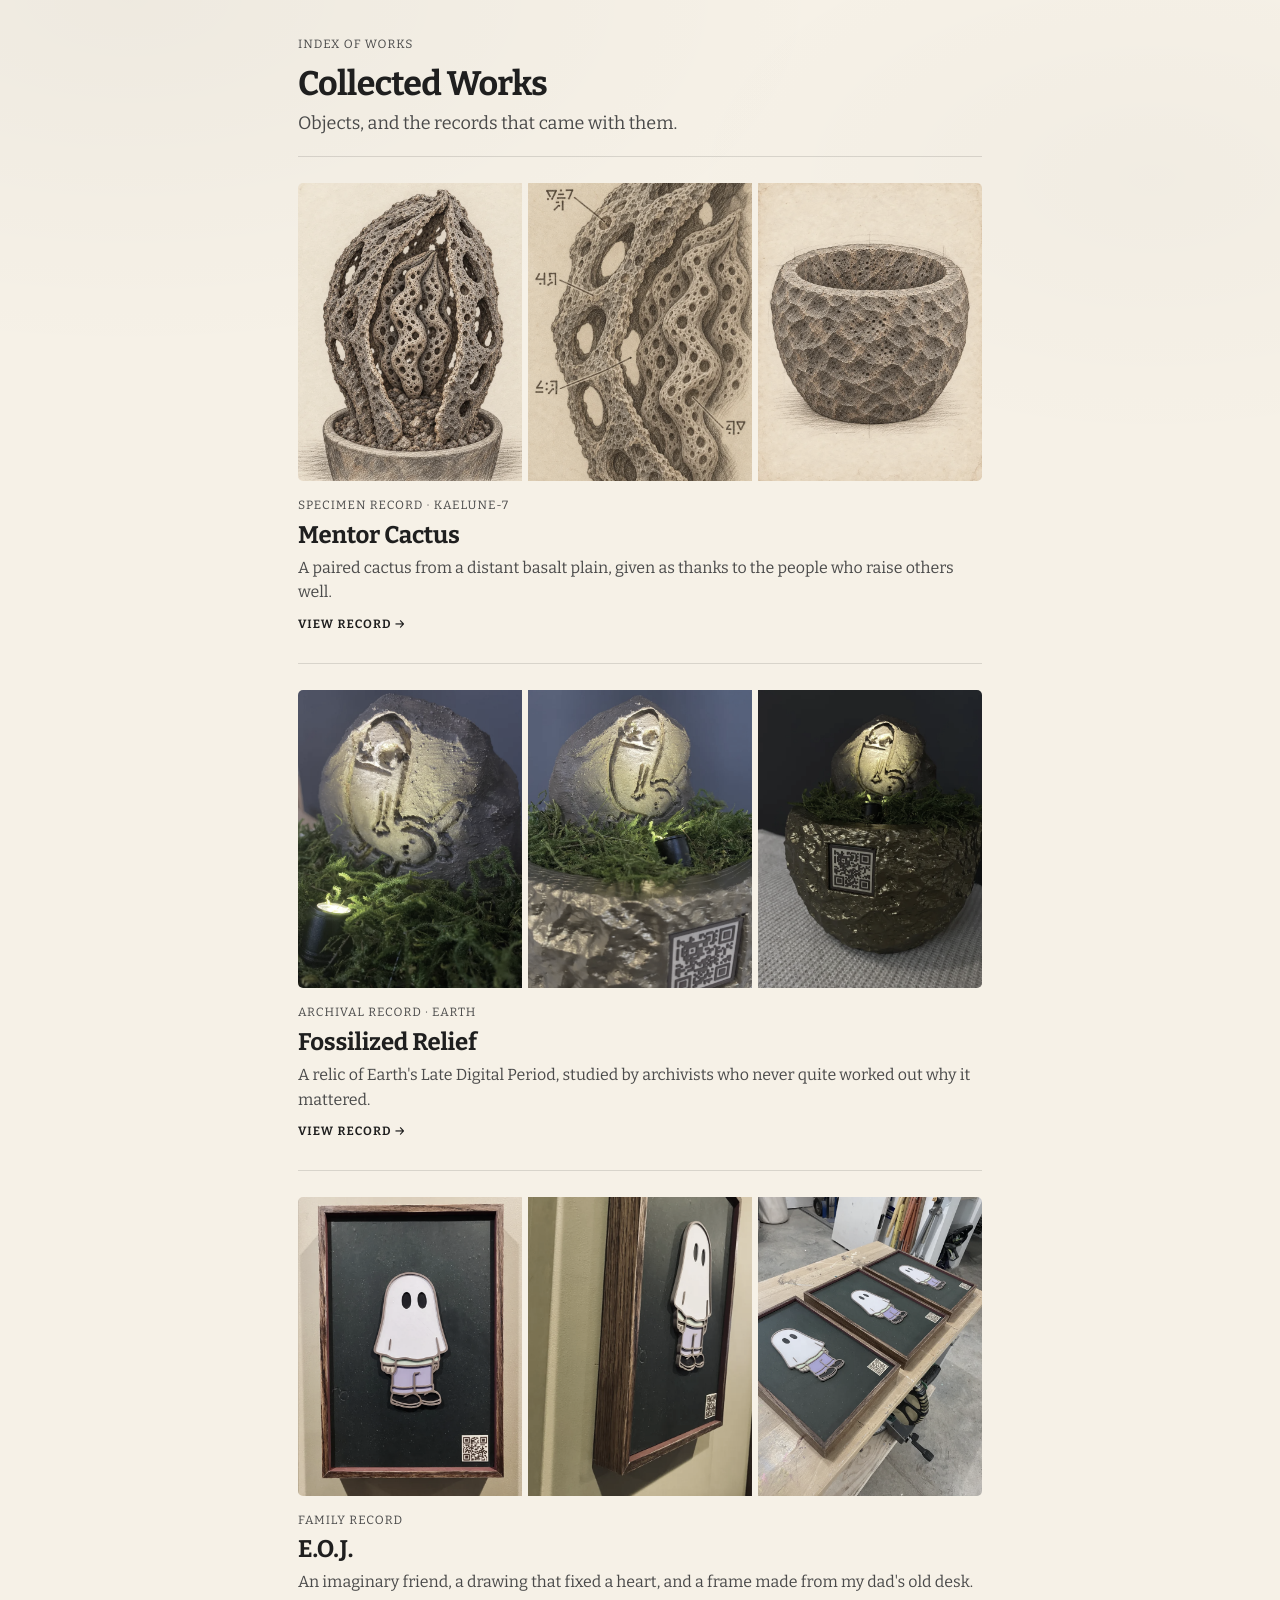
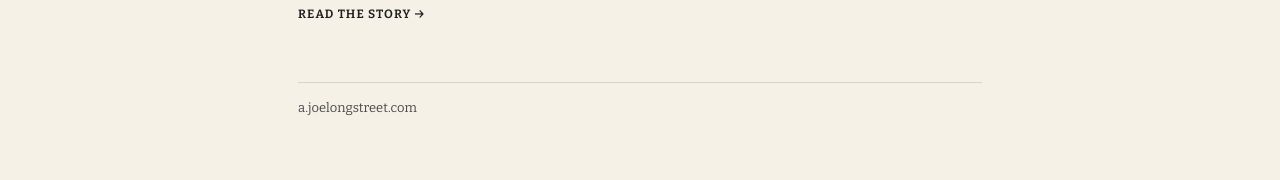
<file: index.html>
<!doctype html>
<html lang="en">
  <head>
    <meta charset="UTF-8" />
    <meta name="viewport" content="width=device-width, initial-scale=1" />
    <title>Collected Works</title>

    <link rel="preconnect" href="https://fonts.googleapis.com" />
    <link rel="preconnect" href="https://fonts.gstatic.com" crossorigin />
    <link
      href="https://fonts.googleapis.com/css2?family=Bitter:ital,wght@0,300..900;1,300..900&display=swap"
      rel="stylesheet"
    />

    <link rel="stylesheet" href="assets/style.css" />
    <style>
      .works {
        list-style: none;
        margin: 0;
        padding: 0;
      }

      .work {
        padding: 26px 0 28px;
        border-bottom: 1px solid var(--rule);
      }
      .works {
        margin-top: 18px;
        border-top: 1px solid var(--rule);
      }

      .work:last-child {
        border-bottom: 0;
      }

      .work a {
        display: block;
        color: inherit;
        text-decoration: none;
      }

      .strip {
        display: grid;
        grid-template-columns: repeat(3, minmax(0, 1fr));
        gap: 6px;
        border-radius: 5px;
        overflow: hidden;
      }

      .strip img {
        width: 100%;
        aspect-ratio: 3 / 4;
        object-fit: cover;
        display: block;
        filter: grayscale(0.5);
        transition: filter 400ms ease;
      }

      @media (max-width: 520px) {
        .strip {
          grid-template-columns: 1fr;
          gap: 8px;
          border-radius: 0;
        }
        .strip img {
          aspect-ratio: 4 / 5;
          border-radius: 5px;
        }
      }

      .work a:hover .strip img,
      .work a:focus-visible .strip img {
        filter: grayscale(0);
      }

      .work .kicker {
        margin-top: 16px;
      }

      .work h2 {
        margin: 6px 0 6px;
        font-size: 24px;
        letter-spacing: -0.01em;
        line-height: 1.2;
      }

      .work p {
        color: var(--muted);
        margin: 0 0 10px;
      }

      .more {
        font-size: 12px;
        font-weight: 650;
        letter-spacing: 0.09em;
        text-transform: uppercase;
      }
      .more span {
        display: inline-block;
        transition: transform 200ms ease;
      }
      .work a:hover .more span {
        transform: translateX(4px);
      }

      .work a:focus-visible {
        outline: 2px solid var(--ink);
        outline-offset: 6px;
        border-radius: 3px;
      }
    </style>
  </head>

  <body>
    <main class="wrap">
      <header>
        <div class="kicker">Index of works</div>
        <h1>Collected Works</h1>
        <div class="latin">
          Objects, and the records that came with them.
        </div>
      </header>

      <ul class="works">
        <li class="work">
          <a href="CACTUS/">
            <div class="strip">
              <img src="assets/home/cactus_1.webp" alt="Mentor cactus, mature form" loading="lazy" />
              <img src="assets/home/cactus_2.webp" alt="Rib detail of the cactus" loading="lazy" />
              <img src="assets/home/cactus_3.webp" alt="Ribbed cultivation vessel" loading="lazy" />
            </div>
            <div class="kicker">Specimen record · Kaelune-7</div>
            <h2>Mentor Cactus</h2>
            <p>
              A paired cactus from a distant basalt plain, given as thanks to
              the people who raise others well.
            </p>
            <div class="more">View record <span>→</span></div>
          </a>
        </li>

        <li class="work">
          <a href="DICK-BUTT/">
            <div class="strip">
              <img src="assets/home/dick_butt_1.webp" alt="Carved stone relief lit among moss" loading="lazy" />
              <img src="assets/home/dick_butt_2.webp" alt="Relief stone set in a gold planter" loading="lazy" />
              <img src="assets/home/dick_butt_3.webp" alt="Finished piece with its archive tag" loading="lazy" />
            </div>
            <div class="kicker">Archival record · Earth</div>
            <h2>Fossilized Relief</h2>
            <p>
              A relic of Earth's Late Digital Period, studied by archivists who
              never quite worked out why it mattered.
            </p>
            <div class="more">View record <span>→</span></div>
          </a>
        </li>

        <li class="work">
          <a href="EOJ/">
            <div class="strip">
              <img src="assets/home/eoj_1.webp" alt="Framed E.O.J. hanging on a wall" loading="lazy" />
              <img src="assets/home/eoj_2.webp" alt="Side view of the frame" loading="lazy" />
              <img src="assets/home/eoj_3.webp" alt="Three finished frames on a workbench" loading="lazy" />
            </div>
            <div class="kicker">Family record</div>
            <h2>E.O.J.</h2>
            <p>
              An imaginary friend, a drawing that fixed a heart, and a frame
              made from my dad's old desk.
            </p>
            <div class="more">Read the story <span>→</span></div>
          </a>
        </li>
      </ul>

      <footer>
        <div>a.joelongstreet.com</div>
      </footer>
    </main>
  </body>
</html>
</file>
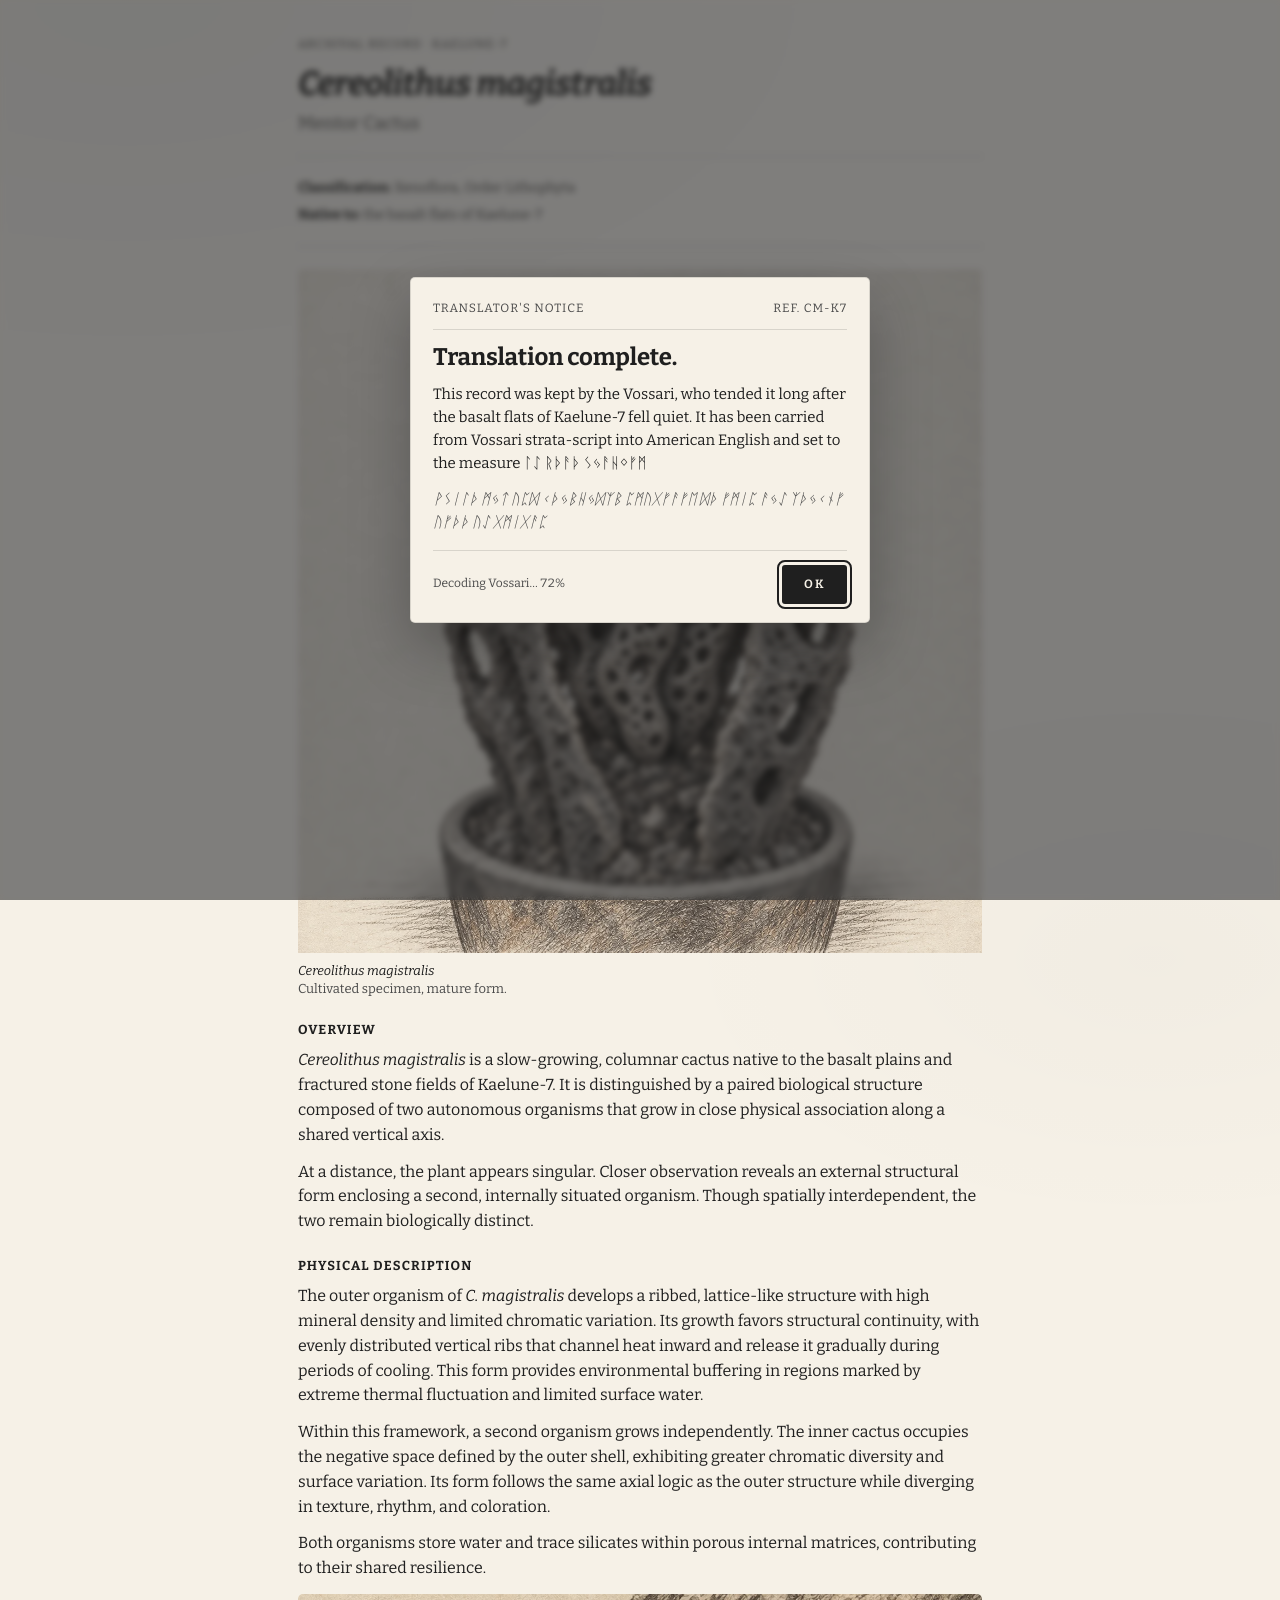
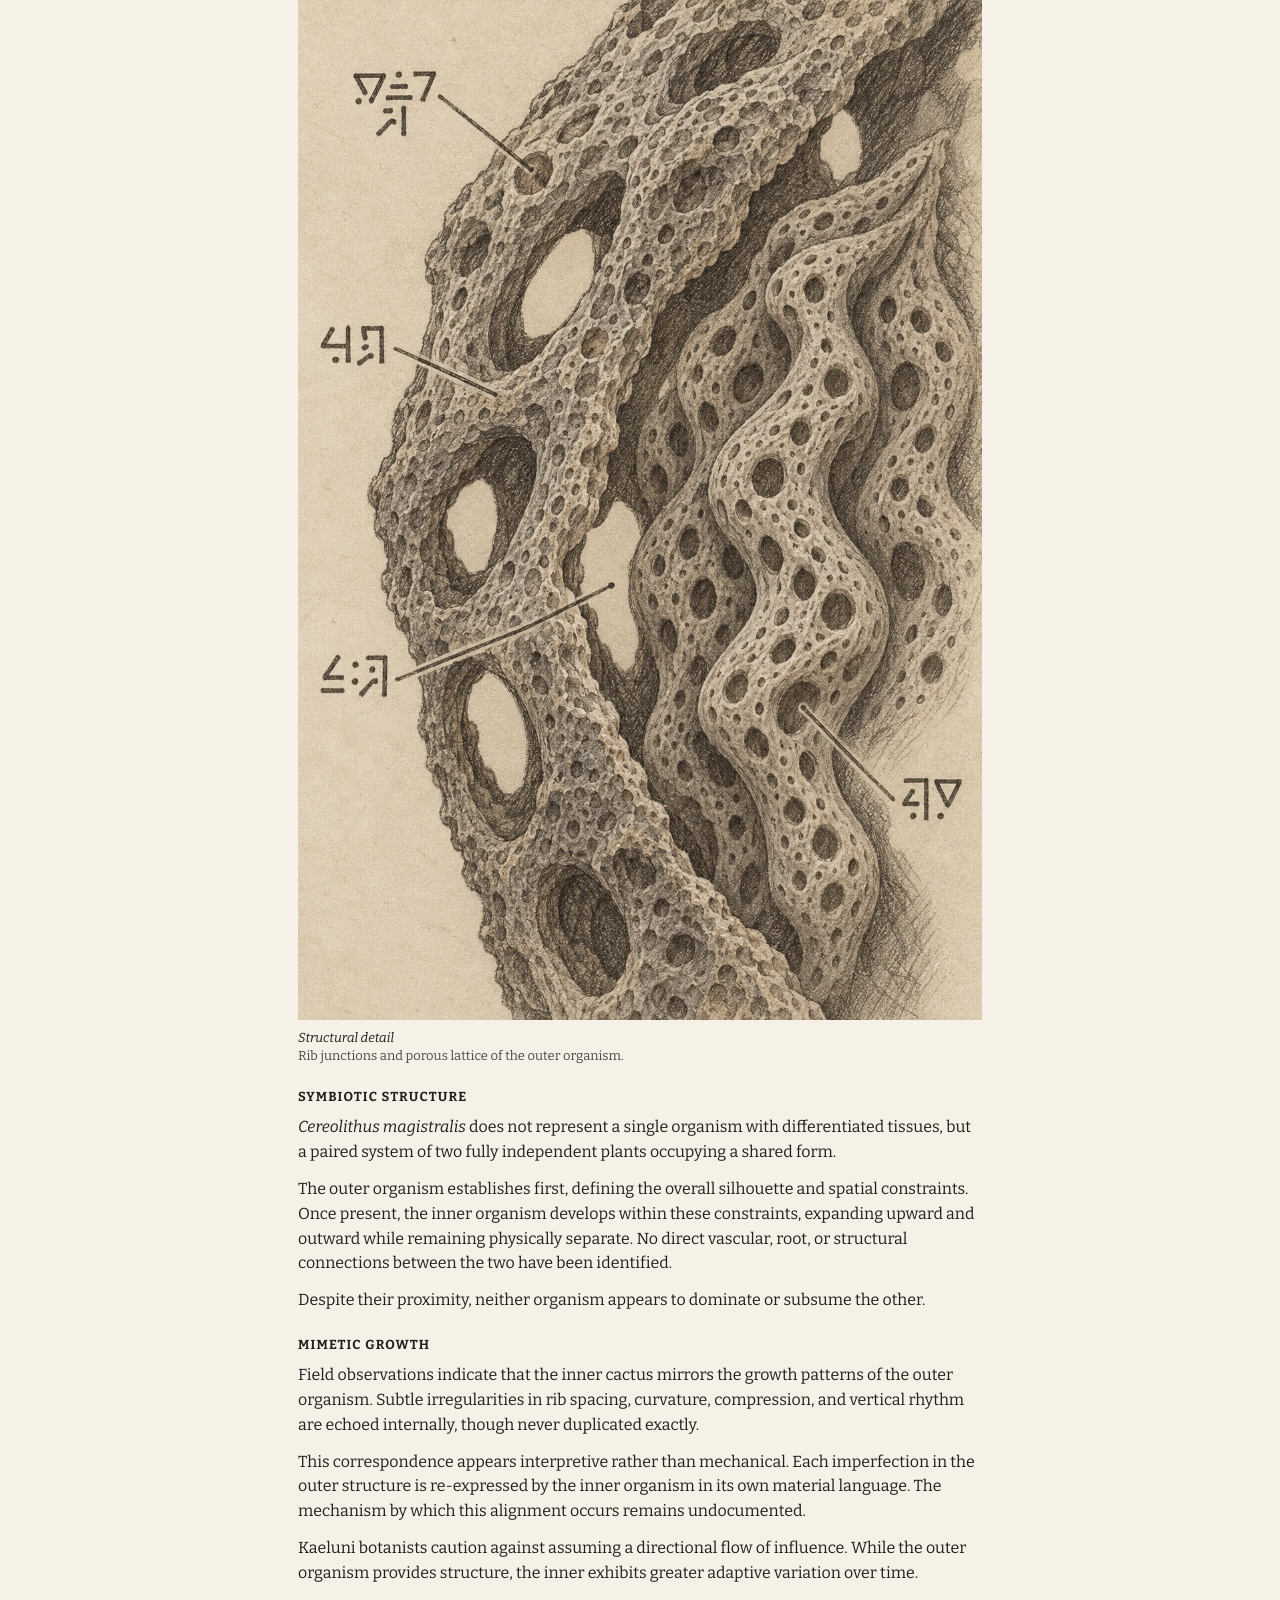
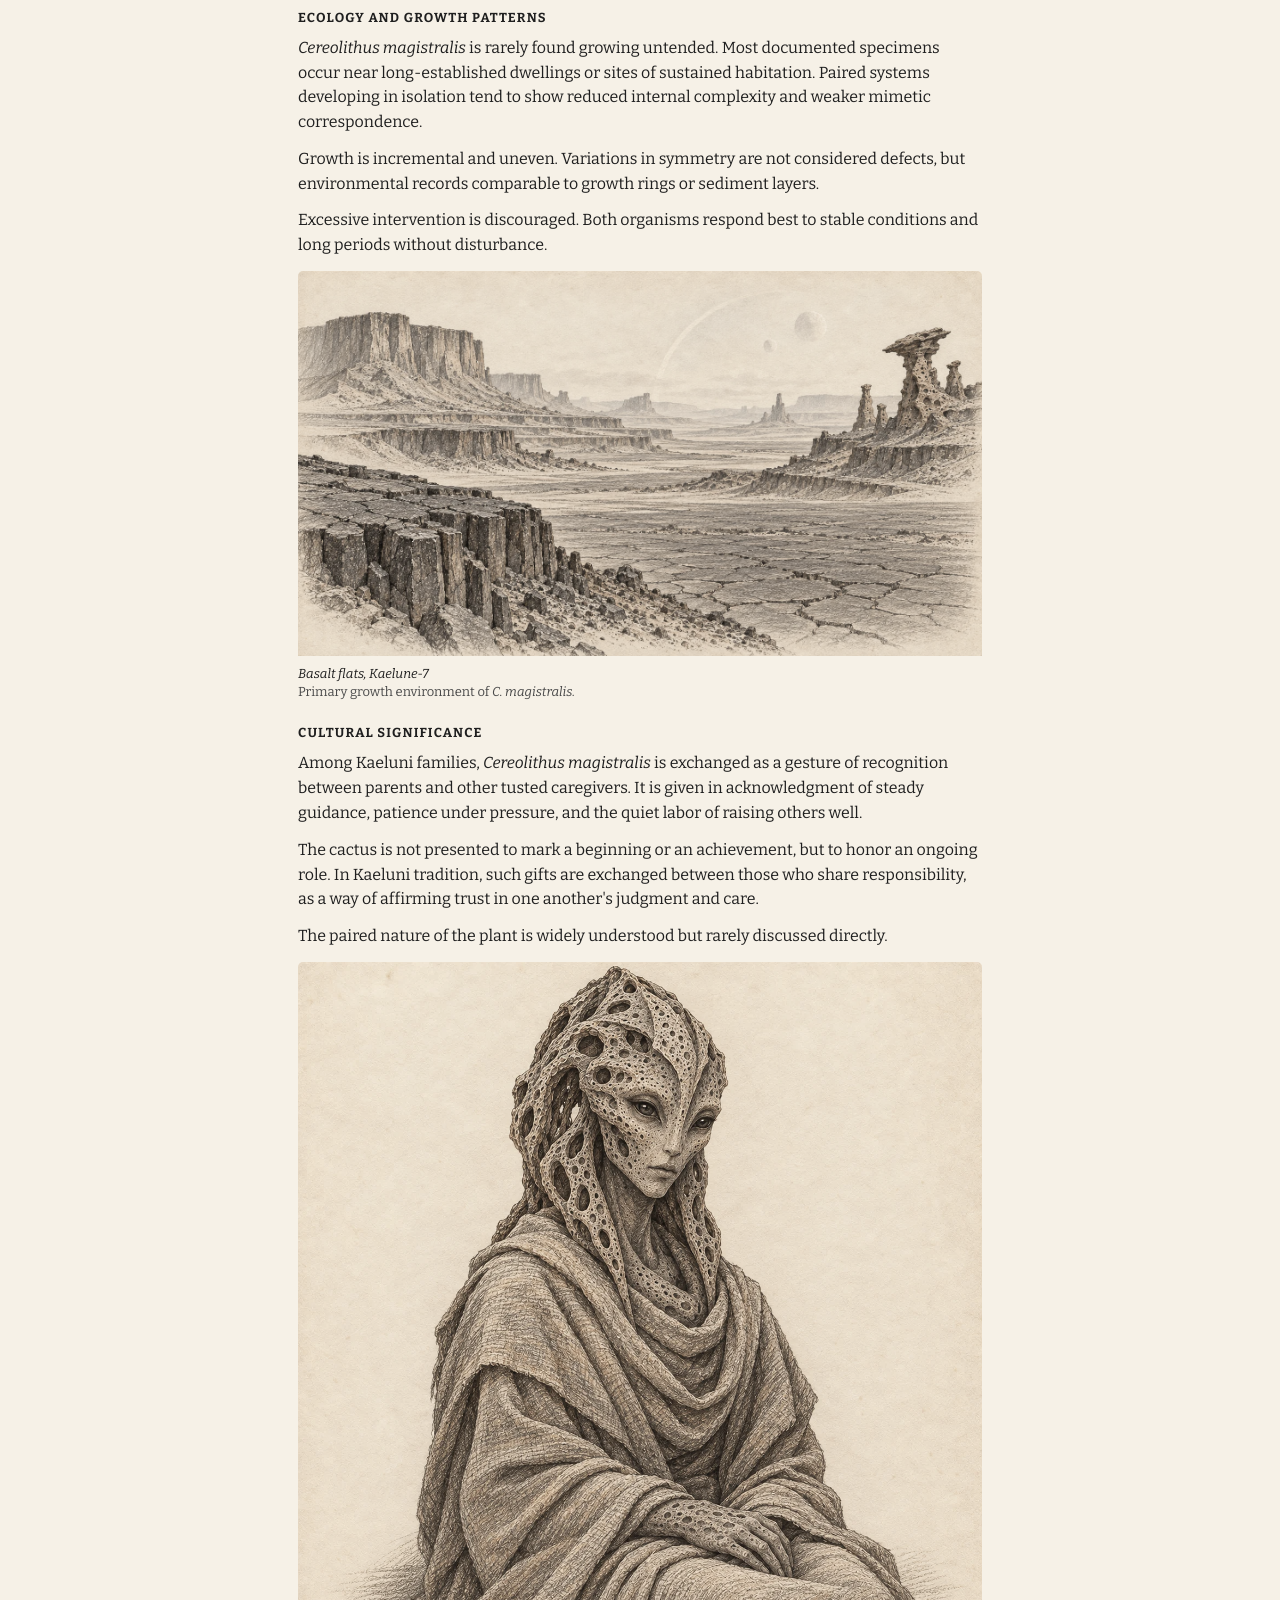
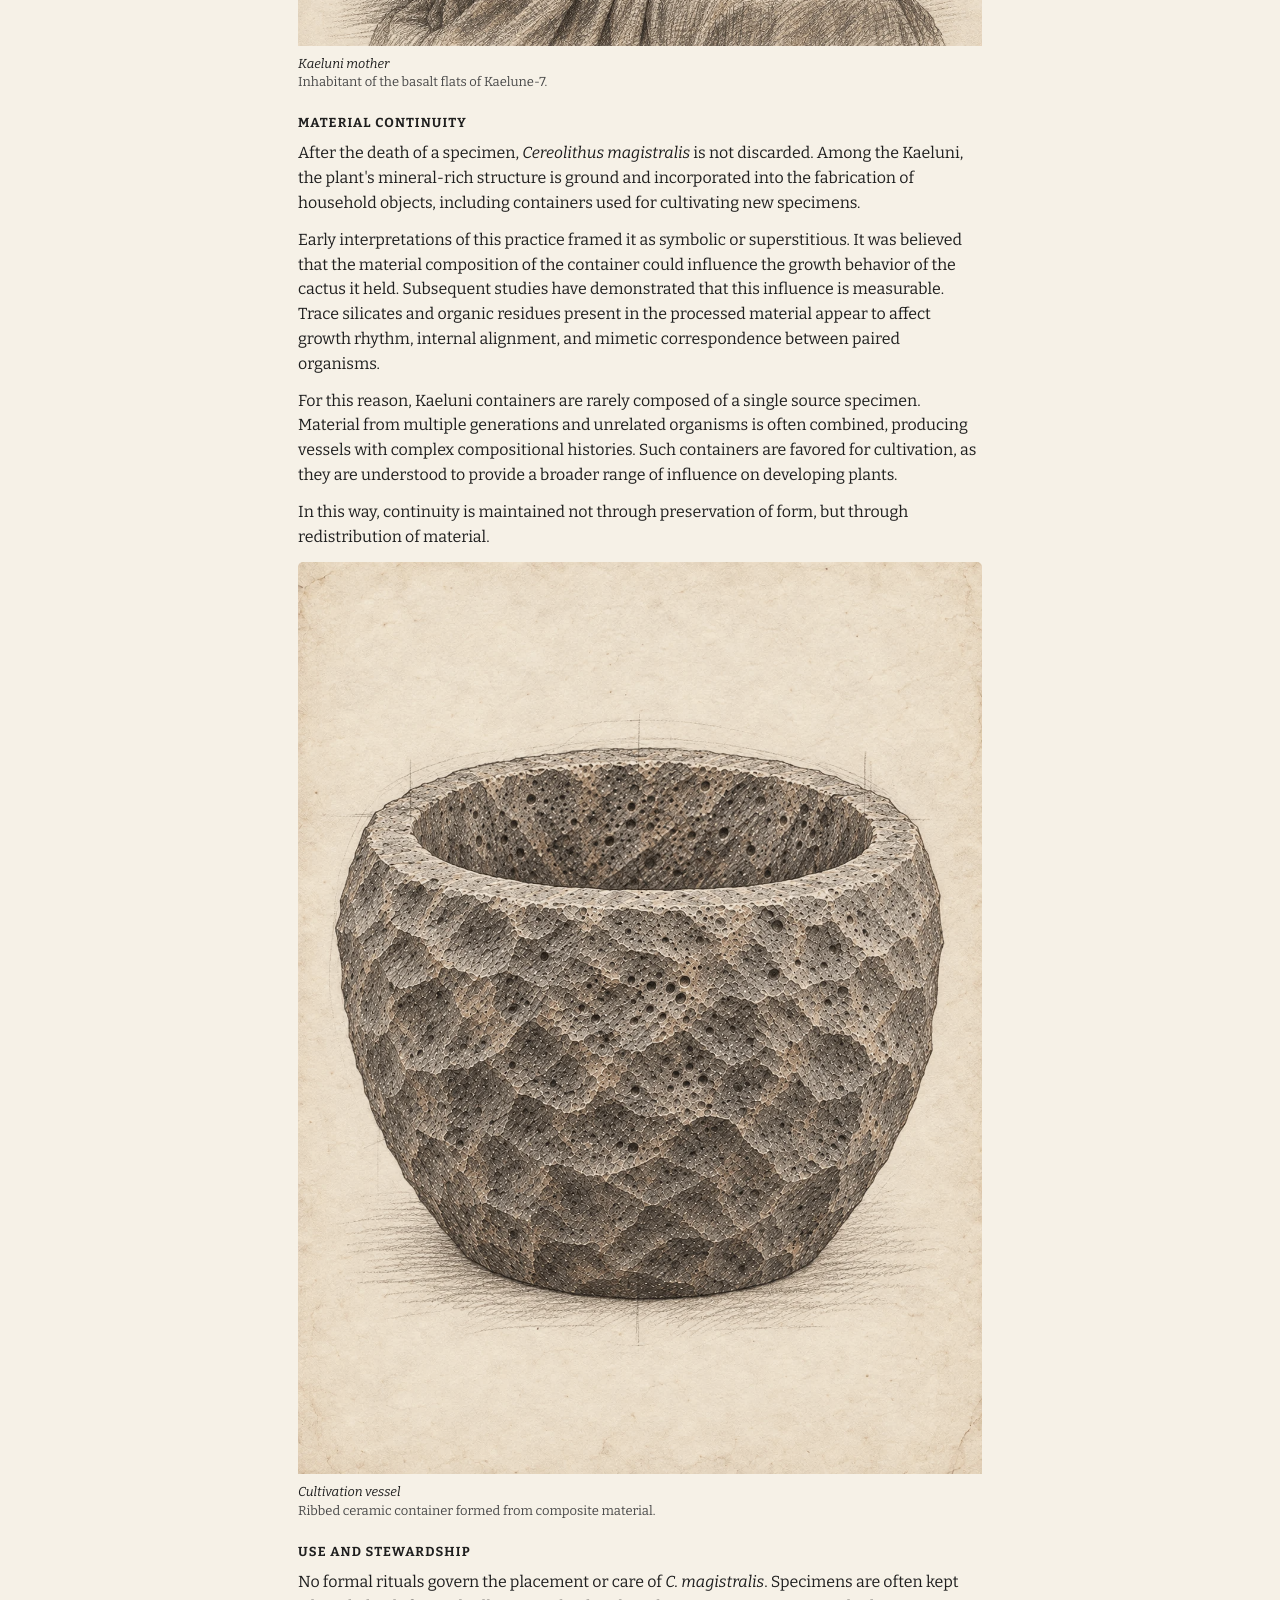
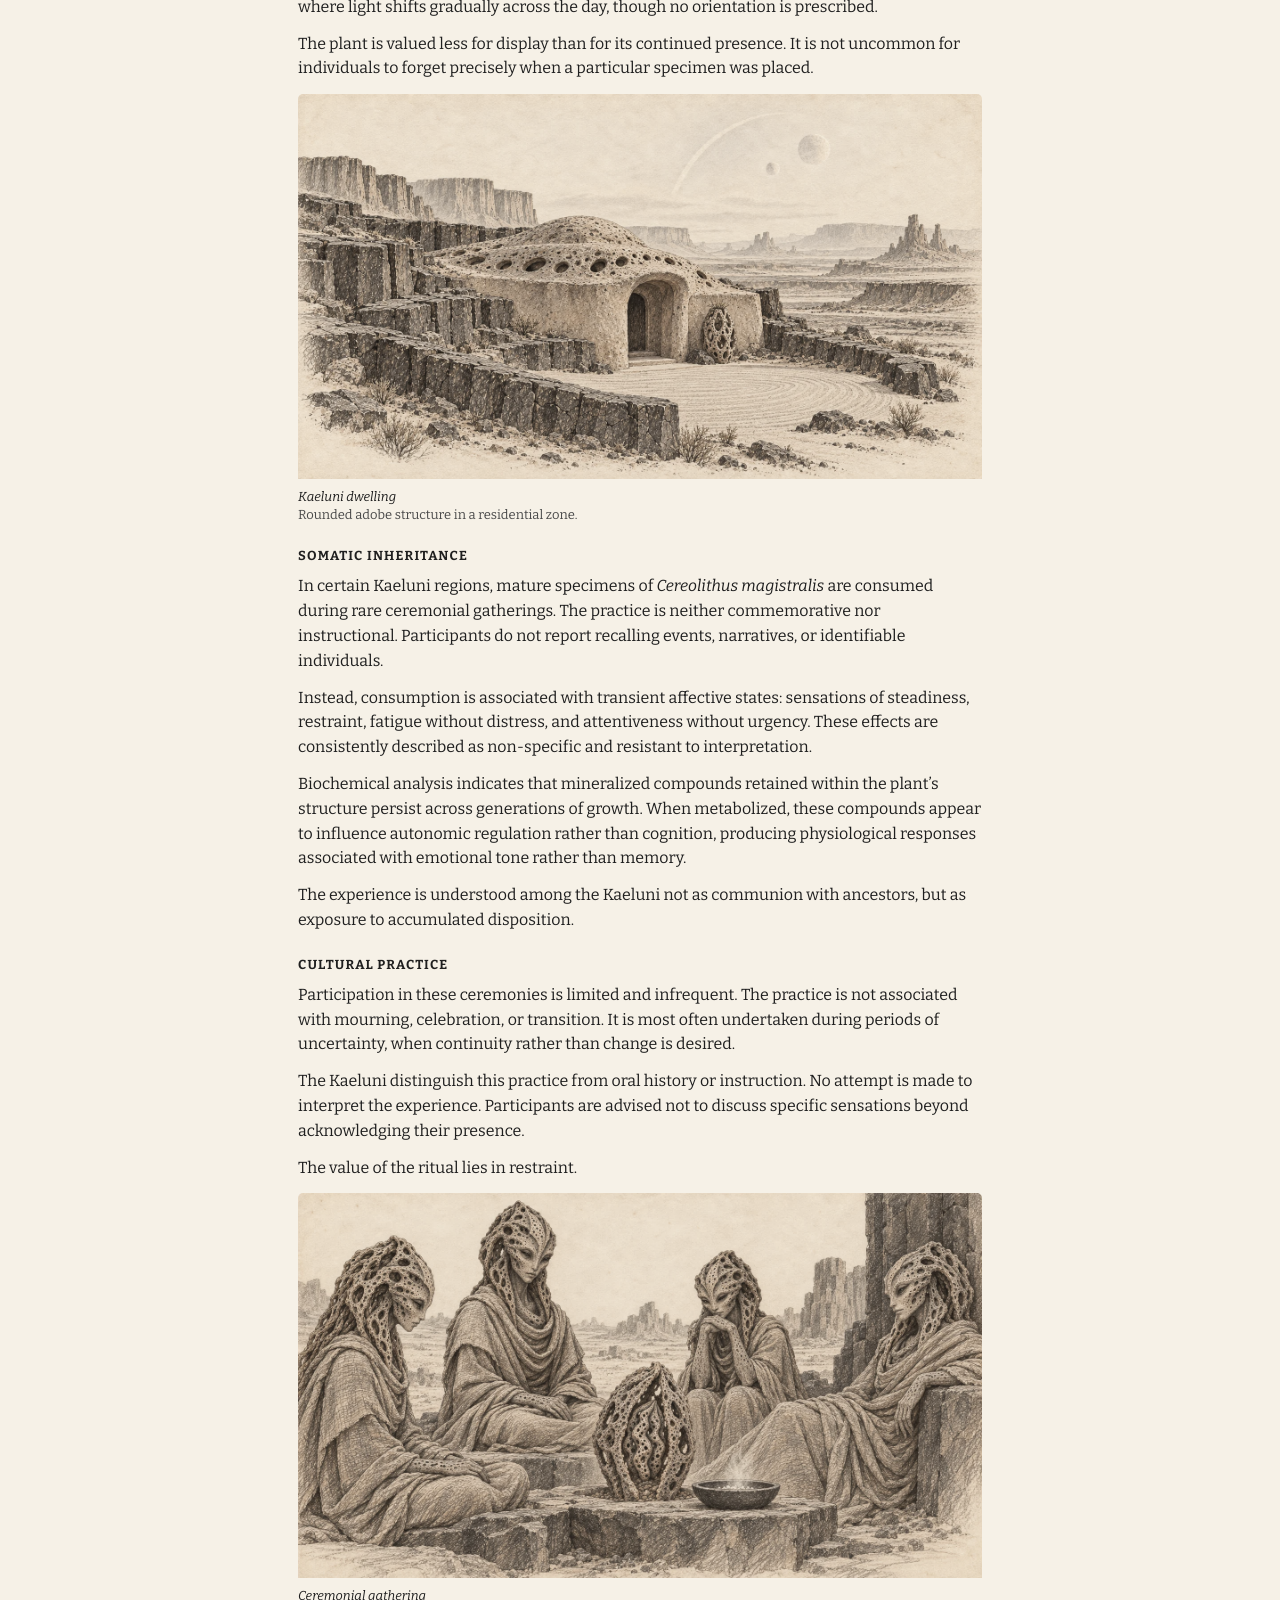
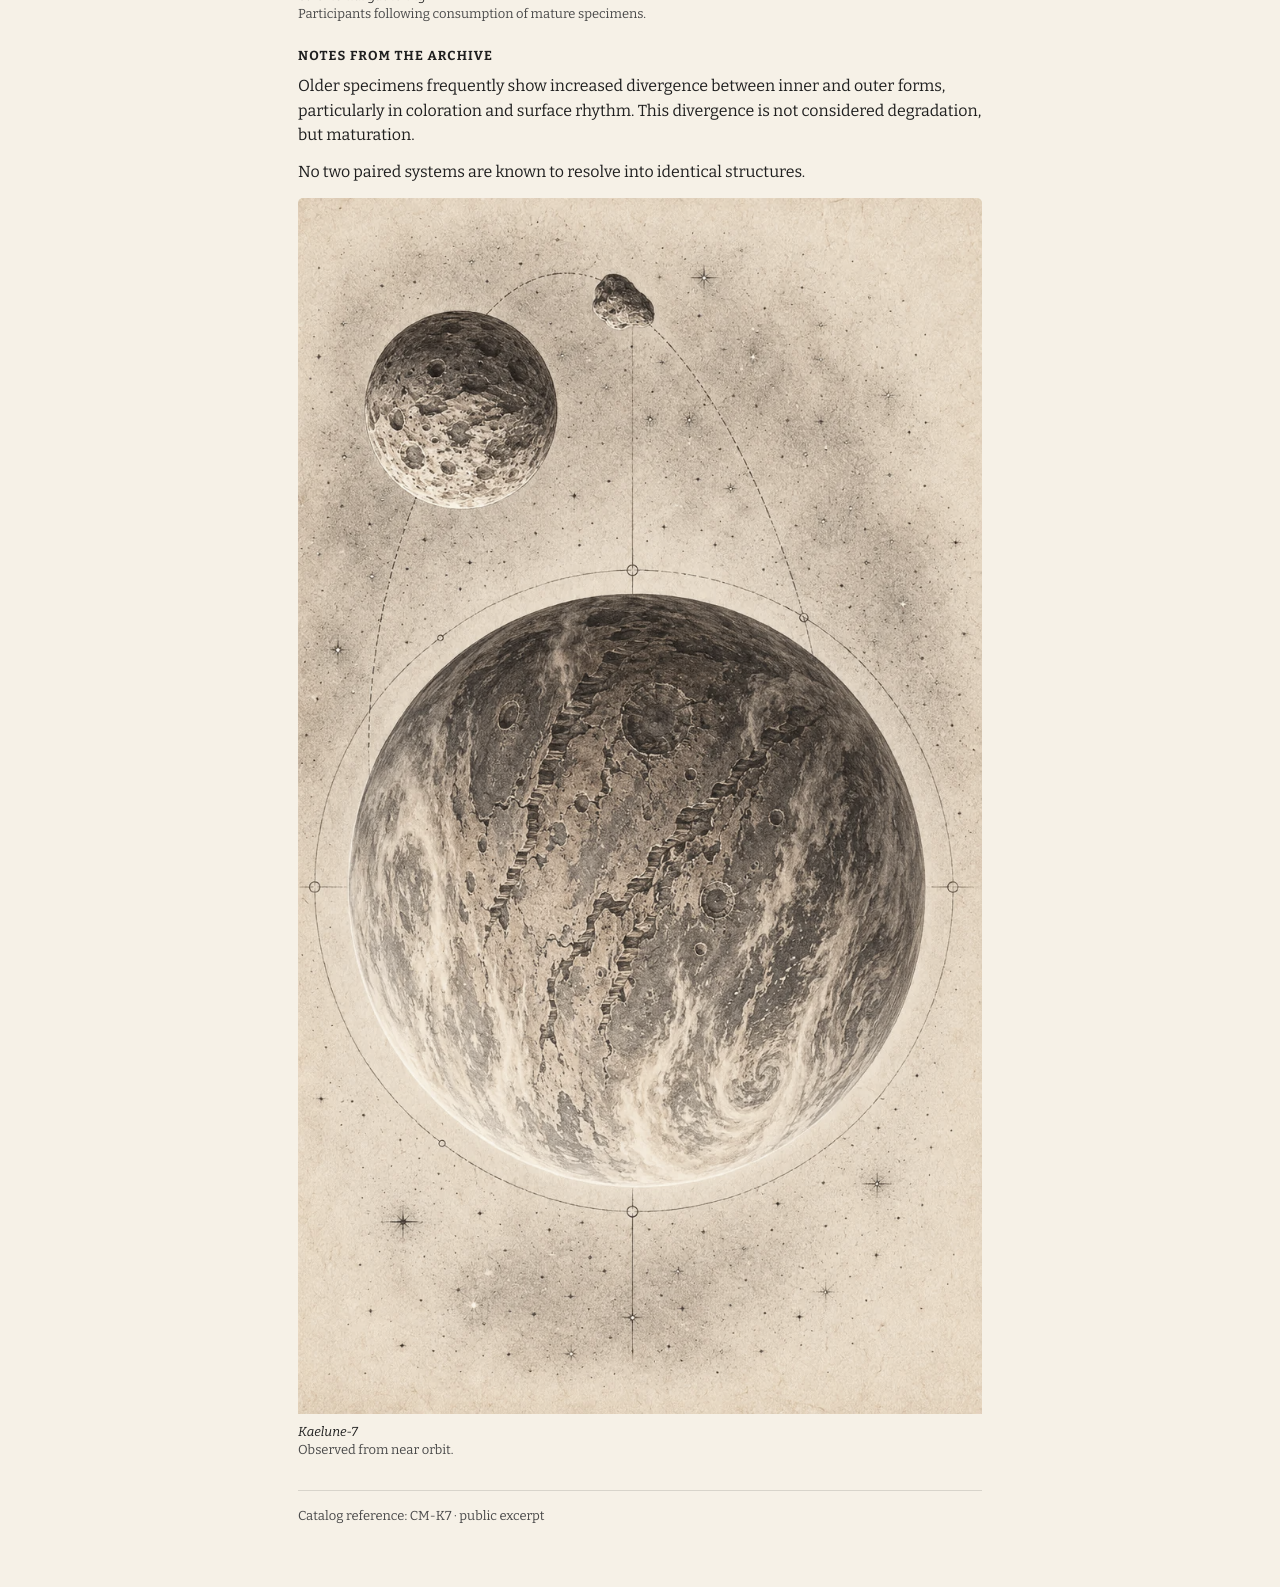
<file: CACTUS/index.html>
<!DOCTYPE html>
<html lang="en">
  <head>
    <meta charset="UTF-8" />
    <meta name="viewport" content="width=device-width, initial-scale=1" />
    <title>Cereolithus magistralis · Mentor Cactus</title>

    <link rel="preconnect" href="https://fonts.googleapis.com" />
    <link rel="preconnect" href="https://fonts.gstatic.com" crossorigin />
    <link
      href="https://fonts.googleapis.com/css2?family=Bitter:ital,wght@0,300..900;1,300..900&display=swap"
      rel="stylesheet"
    />

    <link rel="stylesheet" href="../assets/style.css" />
  </head>

  <body>
    <main class="wrap">
      <header>
        <div class="kicker">Archival record · Kaelune-7</div>
        <h1><em>Cereolithus magistralis</em></h1>
        <div class="latin">Mentor Cactus</div>

        <div class="meta" role="note" aria-label="Specimen metadata">
          <div class="row">
            <strong>Classification:</strong> Xenoflora, Order Lithophyta
          </div>
          <div class="row">
            <strong>Native to:</strong> the basalt flats of Kaelune-7
          </div>
        </div>
      </header>

      <figure>
        <img src="cactus.webp" class="media" />
        <figcaption>
          <span class="cap-title">Cereolithus magistralis</span><br />
          Cultivated specimen, mature form.
        </figcaption>
      </figure>

      <section class="section" id="overview">
        <h2>Overview</h2>
        <p>
          <em>Cereolithus magistralis</em> is a slow-growing, columnar cactus
          native to the basalt plains and fractured stone fields of Kaelune-7.
          It is distinguished by a paired biological structure composed of two
          autonomous organisms that grow in close physical association along a
          shared vertical axis.
        </p>
        <p>
          At a distance, the plant appears singular. Closer observation reveals
          an external structural form enclosing a second, internally situated
          organism. Though spatially interdependent, the two remain biologically
          distinct.
        </p>
      </section>

      <section class="section" id="description">
        <h2>Physical Description</h2>
        <p>
          The outer organism of <em>C. magistralis</em> develops a ribbed,
          lattice-like structure with high mineral density and limited chromatic
          variation. Its growth favors structural continuity, with evenly
          distributed vertical ribs that channel heat inward and release it
          gradually during periods of cooling. This form provides environmental
          buffering in regions marked by extreme thermal fluctuation and limited
          surface water.
        </p>
        <p>
          Within this framework, a second organism grows independently. The
          inner cactus occupies the negative space defined by the outer shell,
          exhibiting greater chromatic diversity and surface variation. Its form
          follows the same axial logic as the outer structure while diverging in
          texture, rhythm, and coloration.
        </p>
        <p>
          Both organisms store water and trace silicates within porous internal
          matrices, contributing to their shared resilience.
        </p>
        <figure>
          <img src="closeup-cactus.webp" class="media" />
          <figcaption>
            <span class="cap-title">Structural detail</span><br />
            Rib junctions and porous lattice of the outer organism.
          </figcaption>
        </figure>
      </section>

      <section class="section" id="symbiotic">
        <h2>Symbiotic Structure</h2>
        <p>
          <em>Cereolithus magistralis</em> does not represent a single organism
          with differentiated tissues, but a paired system of two fully
          independent plants occupying a shared form.
        </p>
        <p>
          The outer organism establishes first, defining the overall silhouette
          and spatial constraints. Once present, the inner organism develops
          within these constraints, expanding upward and outward while remaining
          physically separate. No direct vascular, root, or structural
          connections between the two have been identified.
        </p>
        <p>
          Despite their proximity, neither organism appears to dominate or
          subsume the other.
        </p>
      </section>

      <section class="section" id="mimetic">
        <h2>Mimetic Growth</h2>
        <p>
          Field observations indicate that the inner cactus mirrors the growth
          patterns of the outer organism. Subtle irregularities in rib spacing,
          curvature, compression, and vertical rhythm are echoed internally,
          though never duplicated exactly.
        </p>
        <p>
          This correspondence appears interpretive rather than mechanical. Each
          imperfection in the outer structure is re-expressed by the inner
          organism in its own material language. The mechanism by which this
          alignment occurs remains undocumented.
        </p>
        <p>
          Kaeluni botanists caution against assuming a directional flow of
          influence. While the outer organism provides structure, the inner
          exhibits greater adaptive variation over time.
        </p>
      </section>

      <section class="section" id="ecology">
        <h2>Ecology and Growth Patterns</h2>
        <p>
          <em>Cereolithus magistralis</em> is rarely found growing untended.
          Most documented specimens occur near long-established dwellings or
          sites of sustained habitation. Paired systems developing in isolation
          tend to show reduced internal complexity and weaker mimetic
          correspondence.
        </p>
        <p>
          Growth is incremental and uneven. Variations in symmetry are not
          considered defects, but environmental records comparable to growth
          rings or sediment layers.
        </p>
        <p>
          Excessive intervention is discouraged. Both organisms respond best to
          stable conditions and long periods without disturbance.
        </p>
        <figure>
          <img src="landscape.webp" class="media" />
          <figcaption>
            <span class="cap-title">Basalt flats, Kaelune-7</span><br />
            Primary growth environment of <em>C. magistralis.</em>
          </figcaption>
        </figure>
      </section>

      <section class="section" id="culture">
        <h2>Cultural Significance</h2>
        <p>
          Among Kaeluni families, <em>Cereolithus magistralis</em> is exchanged
          as a gesture of recognition between parents and other tusted
          caregivers. It is given in acknowledgment of steady guidance, patience
          under pressure, and the quiet labor of raising others well.
        </p>
        <p>
          The cactus is not presented to mark a beginning or an achievement, but
          to honor an ongoing role. In Kaeluni tradition, such gifts are
          exchanged between those who share responsibility, as a way of
          affirming trust in one another's judgment and care.
        </p>
        <p>
          The paired nature of the plant is widely understood but rarely
          discussed directly.
        </p>
        <figure>
          <img src="creature.webp" class="media" />
          <figcaption>
            <span class="cap-title">Kaeluni mother</span><br />
            Inhabitant of the basalt flats of Kaelune-7.
          </figcaption>
        </figure>
      </section>

      <section class="section" id="continuity">
        <h2>Material Continuity</h2>
        <p>
          After the death of a specimen, <em>Cereolithus magistralis</em> is not
          discarded. Among the Kaeluni, the plant's mineral-rich structure is
          ground and incorporated into the fabrication of household objects,
          including containers used for cultivating new specimens.
        </p>
        <p>
          Early interpretations of this practice framed it as symbolic or
          superstitious. It was believed that the material composition of the
          container could influence the growth behavior of the cactus it held.
          Subsequent studies have demonstrated that this influence is
          measurable. Trace silicates and organic residues present in the
          processed material appear to affect growth rhythm, internal alignment,
          and mimetic correspondence between paired organisms.
        </p>
        <p>
          For this reason, Kaeluni containers are rarely composed of a single
          source specimen. Material from multiple generations and unrelated
          organisms is often combined, producing vessels with complex
          compositional histories. Such containers are favored for cultivation,
          as they are understood to provide a broader range of influence on
          developing plants.
        </p>
        <p>
          In this way, continuity is maintained not through preservation of
          form, but through redistribution of material.
        </p>
        <figure>
          <img src="vase.webp" class="media" />
          <figcaption>
            <span class="cap-title">Cultivation vessel</span><br />
            Ribbed ceramic container formed from composite material.
          </figcaption>
        </figure>
      </section>

      <section class="section" id="stewardship">
        <h2>Use and Stewardship</h2>
        <p>
          No formal rituals govern the placement or care of
          <em>C. magistralis</em>. Specimens are often kept where light shifts
          gradually across the day, though no orientation is prescribed.
        </p>
        <p>
          The plant is valued less for display than for its continued presence.
          It is not uncommon for individuals to forget precisely when a
          particular specimen was placed.
        </p>
        <figure>
          <img src="dwelling.webp" class="media" />
          <figcaption>
            <span class="cap-title">Kaeluni dwelling</span><br />
            Rounded adobe structure in a residential zone.
          </figcaption>
        </figure>
      </section>

      <section class="section" id="inheritance">
        <h2>Somatic Inheritance</h2>
        <p>
          In certain Kaeluni regions, mature specimens of
          <em>Cereolithus magistralis</em> are consumed during rare ceremonial
          gatherings. The practice is neither commemorative nor instructional.
          Participants do not report recalling events, narratives, or
          identifiable individuals.
        </p>
        <p>
          Instead, consumption is associated with transient affective states:
          sensations of steadiness, restraint, fatigue without distress, and
          attentiveness without urgency. These effects are consistently
          described as non-specific and resistant to interpretation.
        </p>
        <p>
          Biochemical analysis indicates that mineralized compounds retained
          within the plant’s structure persist across generations of growth.
          When metabolized, these compounds appear to influence autonomic
          regulation rather than cognition, producing physiological responses
          associated with emotional tone rather than memory.
        </p>
        <p>
          The experience is understood among the Kaeluni not as communion with
          ancestors, but as exposure to accumulated disposition.
        </p>
      </section>

      <section class="section" id="practice">
        <h2>Cultural Practice</h2>
        <p>
          Participation in these ceremonies is limited and infrequent. The
          practice is not associated with mourning, celebration, or transition.
          It is most often undertaken during periods of uncertainty, when
          continuity rather than change is desired.
        </p>
        <p>
          The Kaeluni distinguish this practice from oral history or
          instruction. No attempt is made to interpret the experience.
          Participants are advised not to discuss specific sensations beyond
          acknowledging their presence.
        </p>
        <p>The value of the ritual lies in restraint.</p>
        <figure>
          <img src="ceremony.webp" class="media" />
          <figcaption>
            <span class="cap-title">Ceremonial gathering</span><br />
            Participants following consumption of mature specimens.
          </figcaption>
        </figure>
      </section>

      <section class="section" id="archive">
        <h2>Notes from the Archive</h2>
        <p>
          Older specimens frequently show increased divergence between inner and
          outer forms, particularly in coloration and surface rhythm. This
          divergence is not considered degradation, but maturation.
        </p>
        <p>
          No two paired systems are known to resolve into identical structures.
        </p>
        <figure>
          <img src="planet.webp" class="media" />
          <figcaption>
            <span class="cap-title">Kaelune-7</span><br />
            Observed from near orbit.
          </figcaption>
        </figure>
      </section>

      <footer>
        <div>Catalog reference: CM-K7 · public excerpt</div>
      </footer>
    </main>
    <dialog
      class="notice"
      aria-labelledby="notice-title"
      data-glyphs="ᚠᚢᚦᚨᚱᚲᚷᚹᚺᚾᛁᛃᛇᛈᛉᛊᛏᛒᛖᛗᛚᛜᛞᛟ"
      data-decoding="Decoding Vossari…"
      data-final="Fidelity: sufficient"
    >
      <div class="notice-inner">
        <div class="kicker">
          <span>Translator's notice</span>
          <span>Ref. CM-K7</span>
        </div>

        <h2 id="notice-title" data-decode>Translation complete.</h2>

        <p data-decode>
          This record was kept by the Vossari, who tended it long after the
          basalt flats of Kaelune-7 fell quiet. It has been carried from
          Vossari strata-script into American English and set to the measure
          of your screen.
        </p>
        <p class="aside" data-decode>
          Where the two languages diverge, we have not forced them to agree.
        </p>

        <div class="notice-foot">
          <span class="notice-status">Decoding… 0%</span>
          <button type="button" autofocus>OK</button>
        </div>
      </div>
    </dialog>

    <script src="../assets/notice.js"></script>
  </body>
</html>
</file>
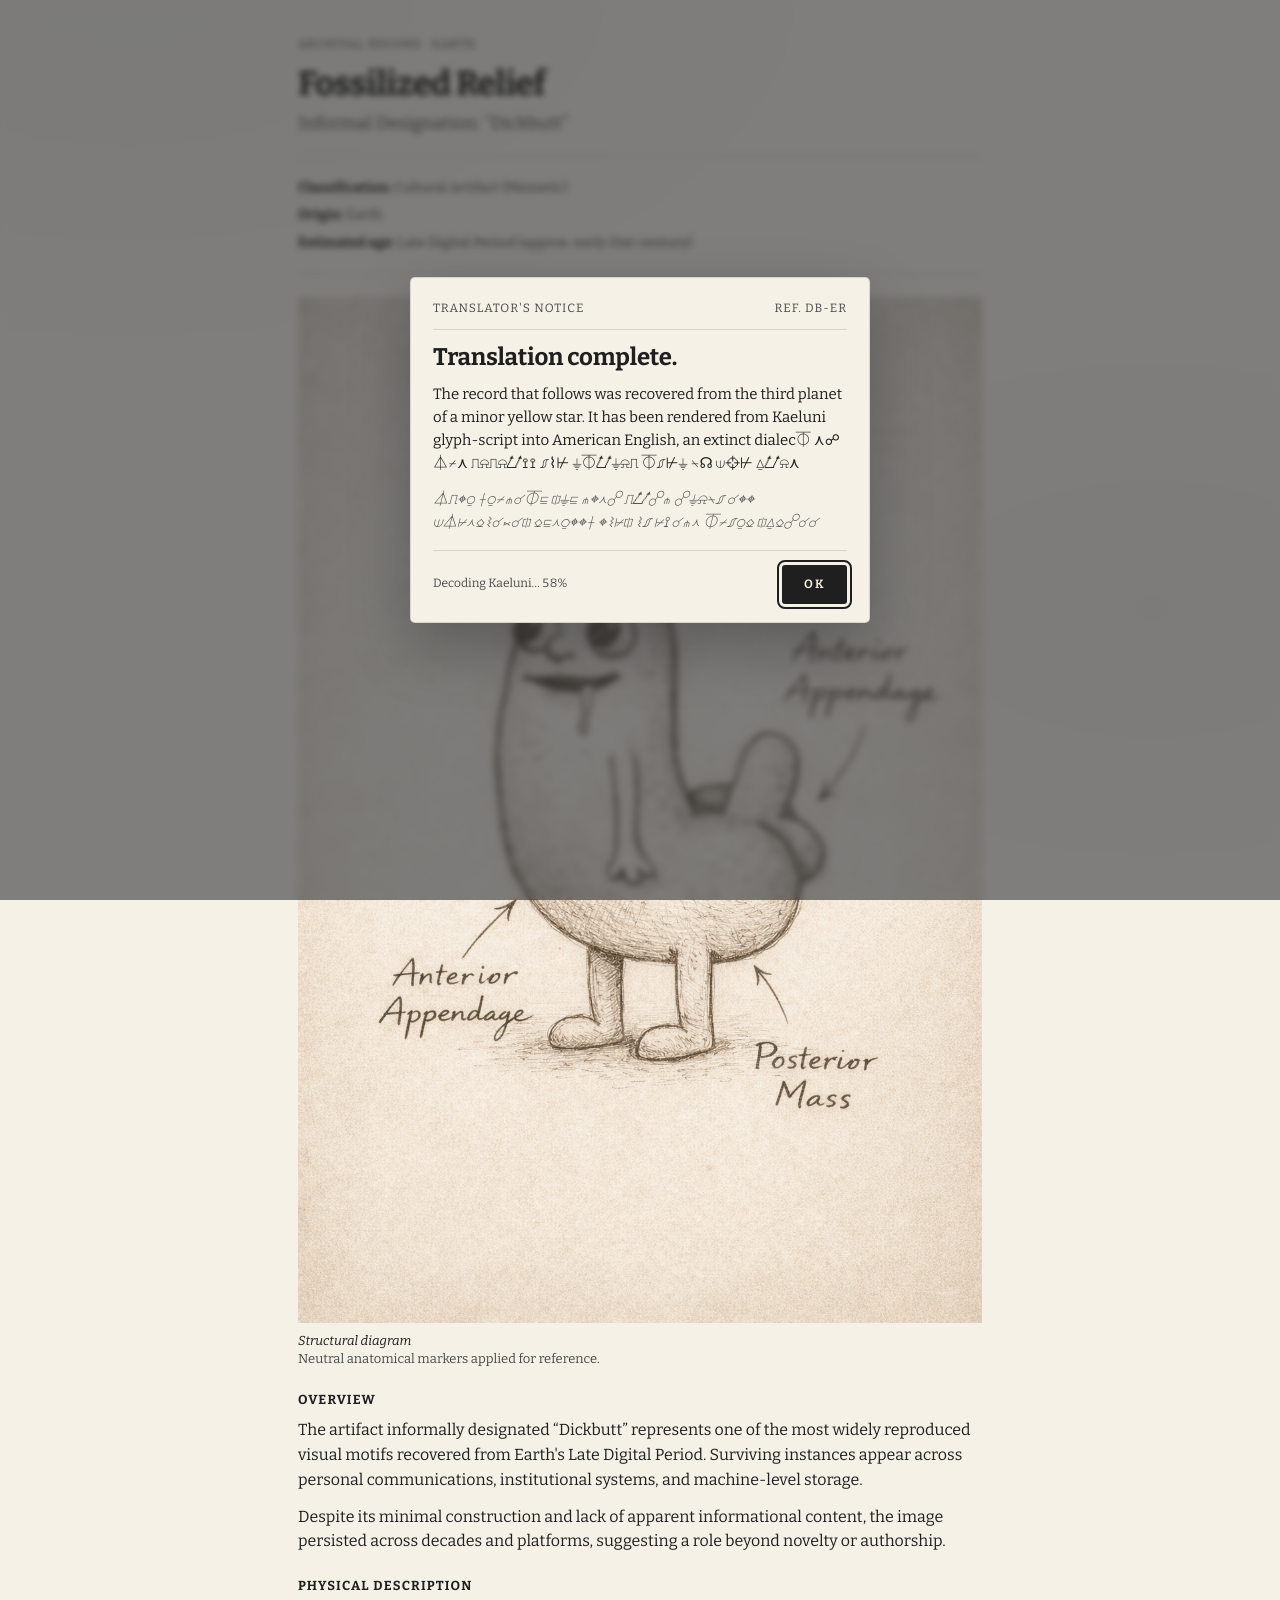
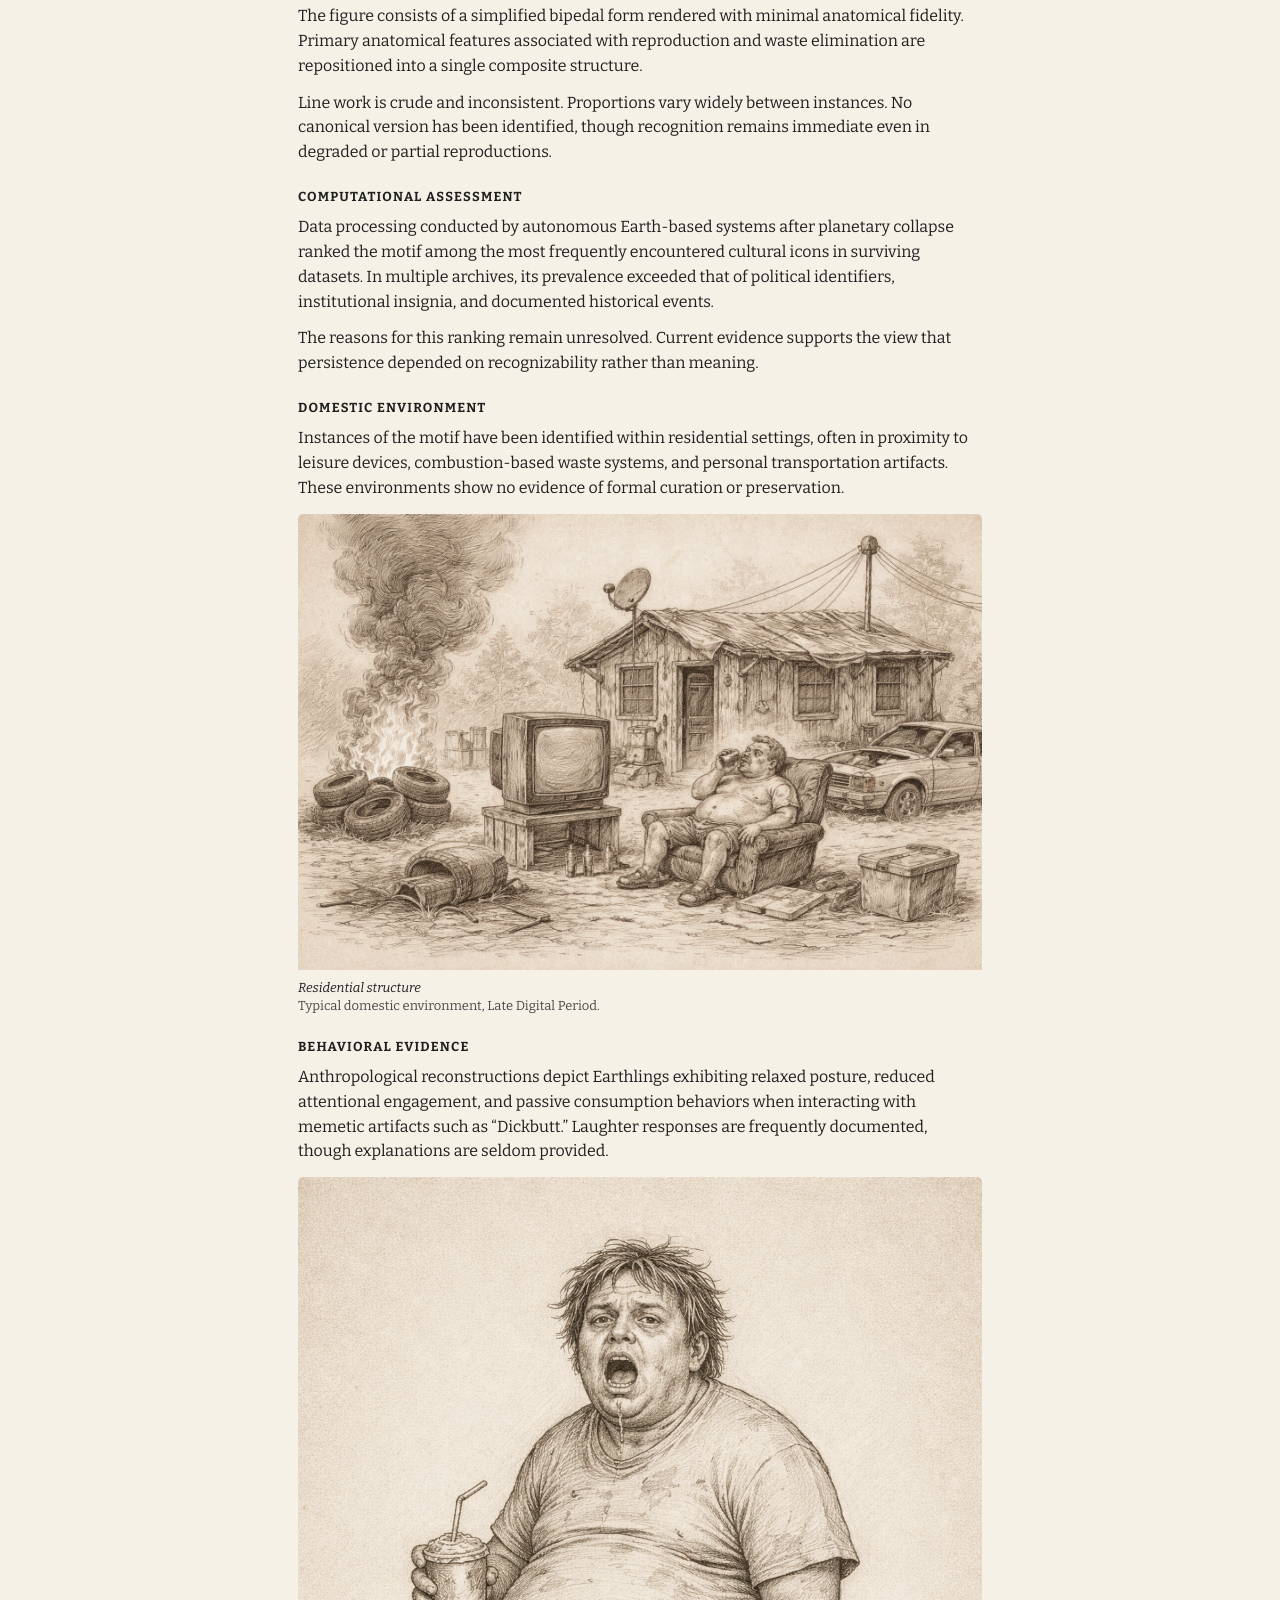
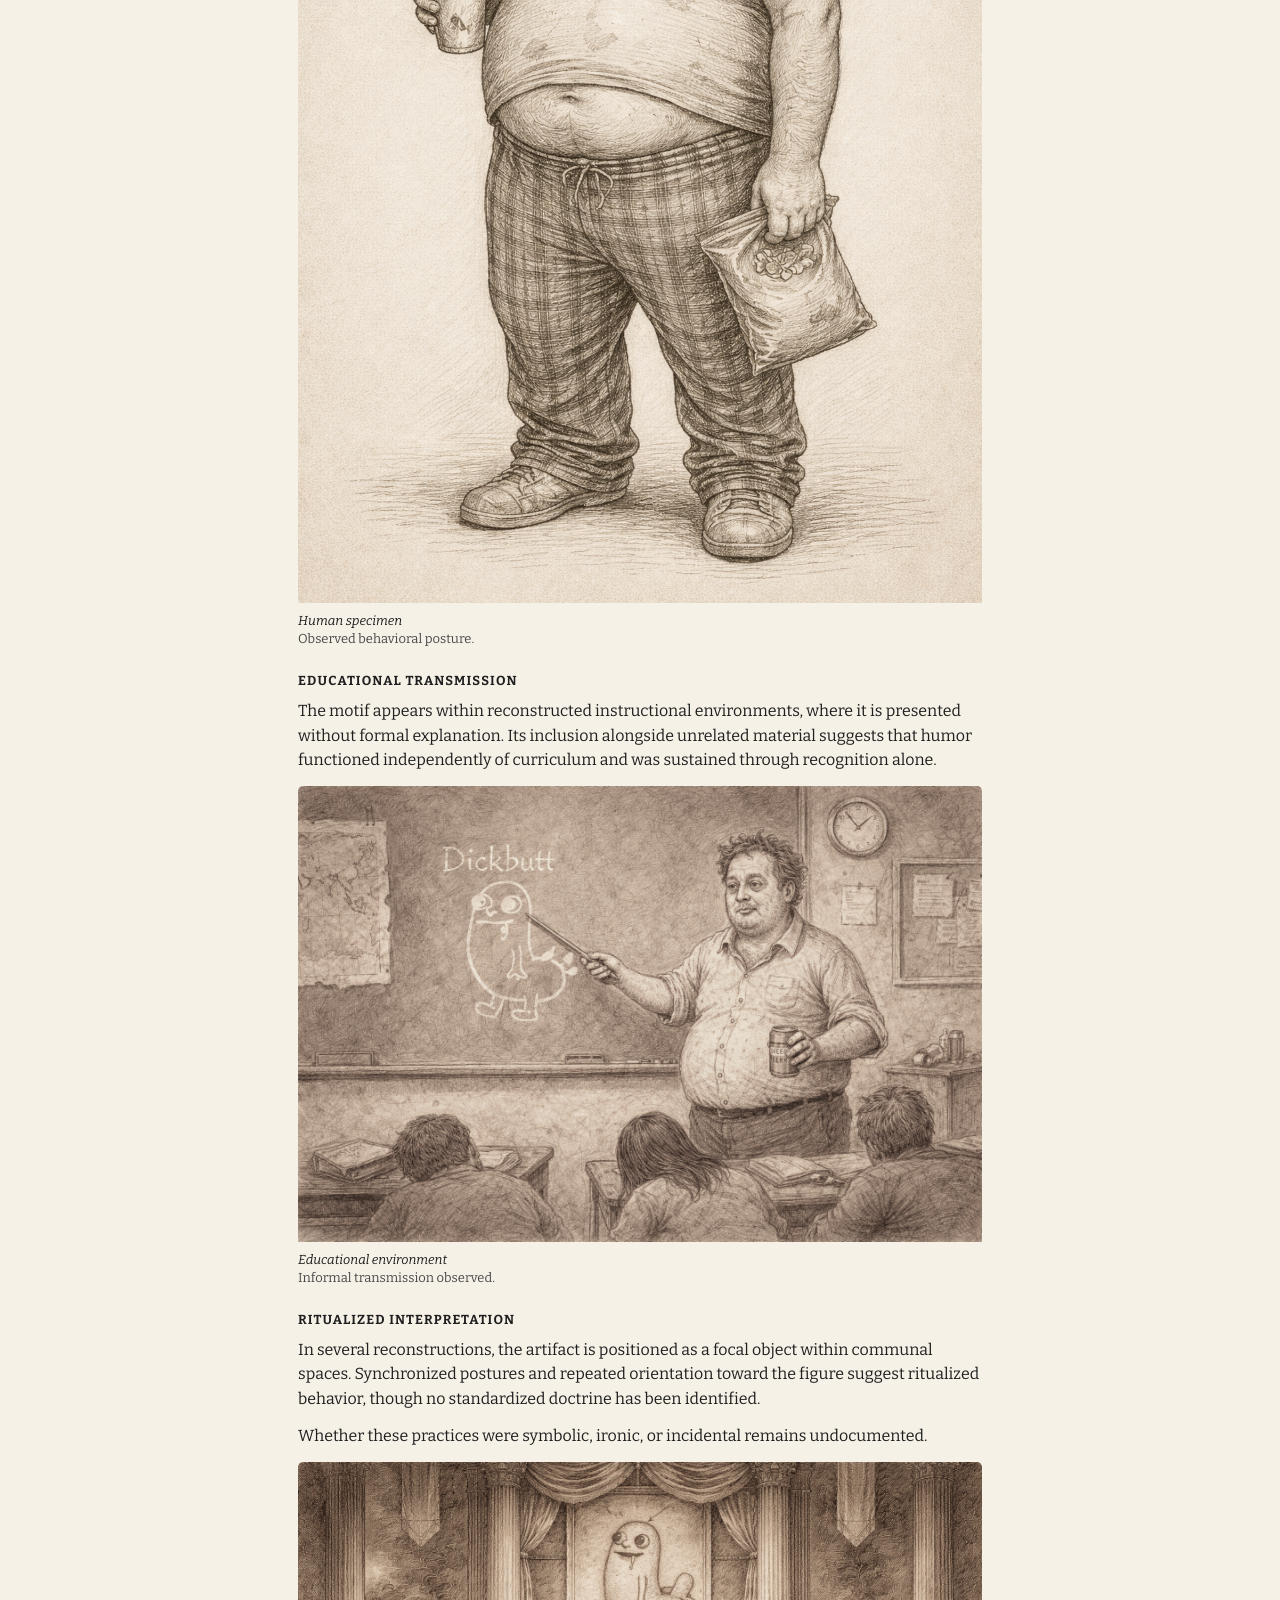
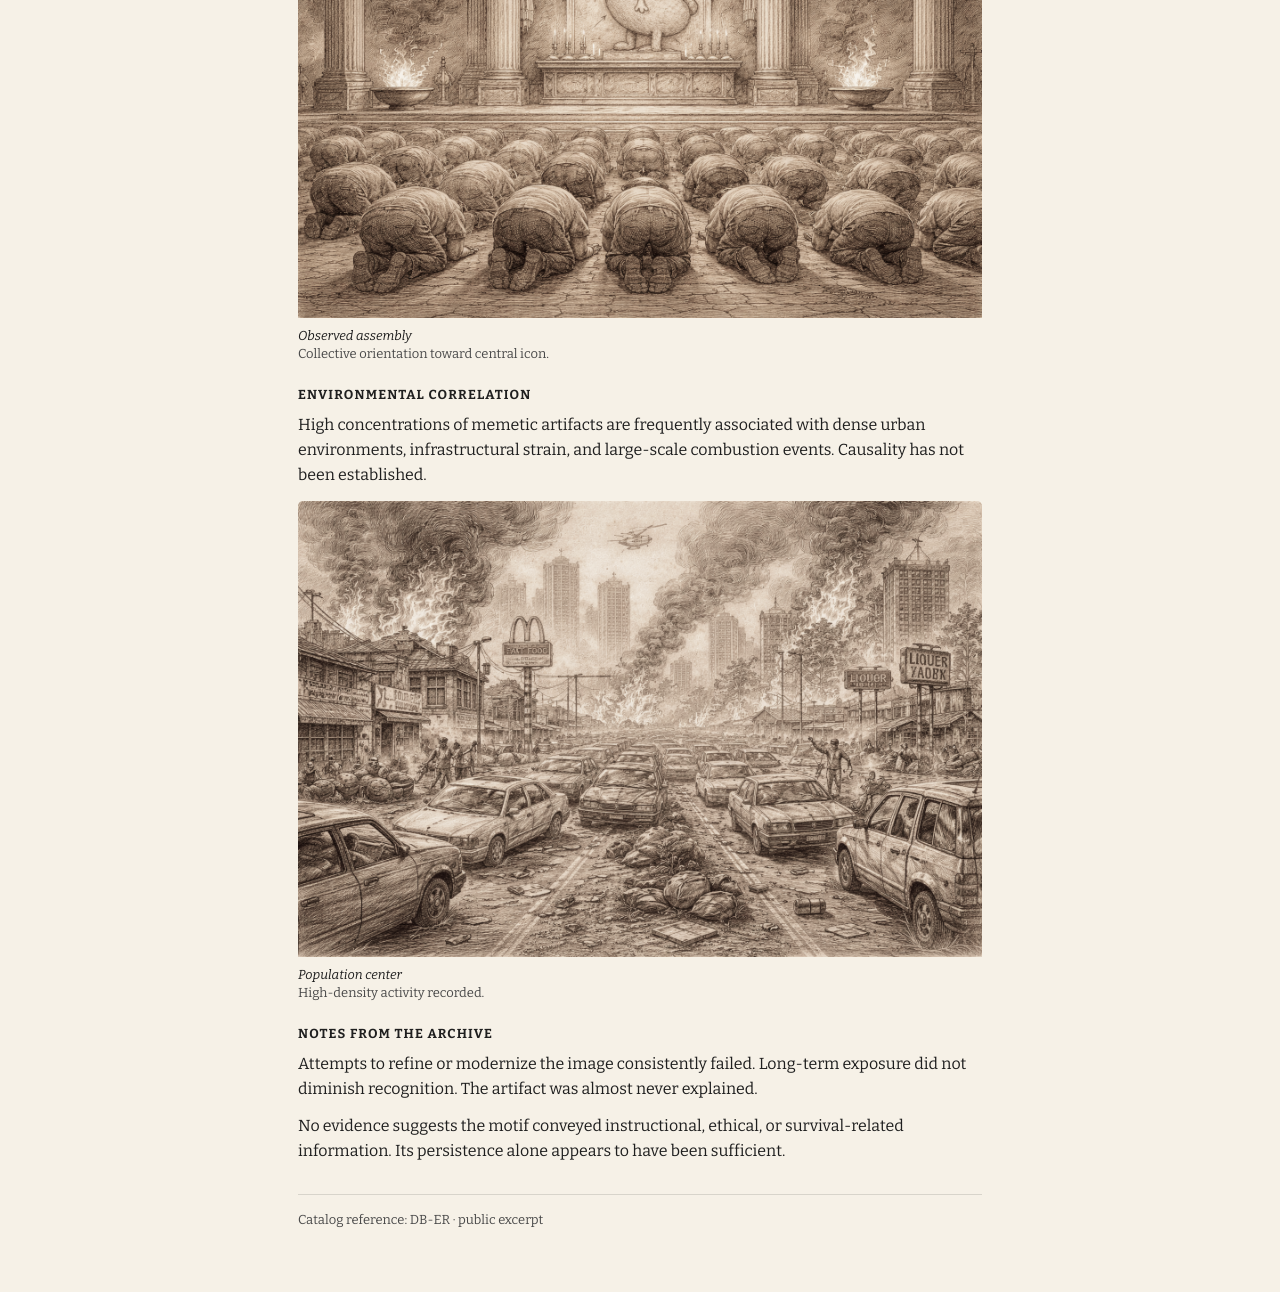
<file: DICK-BUTT/index.html>
<!DOCTYPE html>
<html lang="en">
  <head>
    <meta charset="UTF-8" />
    <meta name="viewport" content="width=device-width, initial-scale=1" />
    <title>Fossilized Relief · Dickbutt</title>

    <link rel="preconnect" href="https://fonts.googleapis.com" />
    <link rel="preconnect" href="https://fonts.gstatic.com" crossorigin />
    <link
      href="https://fonts.googleapis.com/css2?family=Bitter:ital,wght@0,300..900;1,300..900&display=swap"
      rel="stylesheet"
    />

    <link rel="stylesheet" href="../assets/style.css" />
  </head>

  <body>
    <main class="wrap">
      <header>
        <div class="kicker">Archival record · Earth</div>
        <h1>Fossilized Relief</h1>
        <div class="latin">Informal Designation: “Dickbutt”</div>

        <div class="meta" role="note" aria-label="Artifact metadata">
          <div class="row">
            <strong>Classification:</strong> Cultural Artifact (Memetic)
          </div>
          <div class="row"><strong>Origin:</strong> Earth</div>
          <div class="row">
            <strong>Estimated age:</strong> Late Digital Period (approx. early
            21st century)
          </div>
        </div>
      </header>

      <figure>
        <!-- Replace with your actual image filename -->
        <img
          src="dick-butt.png"
          class="media"
          alt="Annotated schematic study of the artifact"
        />
        <figcaption>
          <span class="cap-title">Structural diagram</span><br />
          Neutral anatomical markers applied for reference.
        </figcaption>
      </figure>

      <section class="section" id="overview">
        <h2>Overview</h2>
        <p>
          The artifact informally designated “Dickbutt” represents one of the
          most widely reproduced visual motifs recovered from Earth's Late
          Digital Period. Surviving instances appear across personal
          communications, institutional systems, and machine-level storage.
        </p>
        <p>
          Despite its minimal construction and lack of apparent informational
          content, the image persisted across decades and platforms, suggesting
          a role beyond novelty or authorship.
        </p>
      </section>

      <section class="section" id="description">
        <h2>Physical Description</h2>
        <p>
          The figure consists of a simplified bipedal form rendered with minimal
          anatomical fidelity. Primary anatomical features associated with
          reproduction and waste elimination are repositioned into a single
          composite structure.
        </p>
        <p>
          Line work is crude and inconsistent. Proportions vary widely between
          instances. No canonical version has been identified, though
          recognition remains immediate even in degraded or partial
          reproductions.
        </p>
      </section>

      <section class="section" id="assessment">
        <h2>Computational Assessment</h2>
        <p>
          Data processing conducted by autonomous Earth-based systems after
          planetary collapse ranked the motif among the most frequently
          encountered cultural icons in surviving datasets. In multiple
          archives, its prevalence exceeded that of political identifiers,
          institutional insignia, and documented historical events.
        </p>
        <p>
          The reasons for this ranking remain unresolved. Current evidence
          supports the view that persistence depended on recognizability rather
          than meaning.
        </p>
      </section>

      <section class="section" id="domestic">
        <h2>Domestic Environment</h2>
        <p>
          Instances of the motif have been identified within residential
          settings, often in proximity to leisure devices, combustion-based
          waste systems, and personal transportation artifacts. These
          environments show no evidence of formal curation or preservation.
        </p>

        <figure>
          <img src="dwelling.png" class="media" alt="Earthling dwelling" />
          <figcaption>
            <span class="cap-title">Residential structure</span><br />
            Typical domestic environment, Late Digital Period.
          </figcaption>
        </figure>
      </section>

      <section class="section" id="behavior">
        <h2>Behavioral Evidence</h2>
        <p>
          Anthropological reconstructions depict Earthlings exhibiting relaxed
          posture, reduced attentional engagement, and passive consumption
          behaviors when interacting with memetic artifacts such as “Dickbutt.”
          Laughter responses are frequently documented, though explanations are
          seldom provided.
        </p>

        <figure>
          <img src="earthling.png" class="media" alt="Earthling subject" />
          <figcaption>
            <span class="cap-title">Human specimen</span><br />
            Observed behavioral posture.
          </figcaption>
        </figure>
      </section>

      <section class="section" id="education">
        <h2>Educational Transmission</h2>
        <p>
          The motif appears within reconstructed instructional environments,
          where it is presented without formal explanation. Its inclusion
          alongside unrelated material suggests that humor functioned
          independently of curriculum and was sustained through recognition
          alone.
        </p>

        <figure>
          <img src="education.png" class="media" alt="Instructional setting" />
          <figcaption>
            <span class="cap-title">Educational environment</span><br />
            Informal transmission observed.
          </figcaption>
        </figure>
      </section>

      <section class="section" id="ritual">
        <h2>Ritualized Interpretation</h2>
        <p>
          In several reconstructions, the artifact is positioned as a focal
          object within communal spaces. Synchronized postures and repeated
          orientation toward the figure suggest ritualized behavior, though no
          standardized doctrine has been identified.
        </p>
        <p>
          Whether these practices were symbolic, ironic, or incidental remains
          undocumented.
        </p>

        <figure>
          <img src="worship.png" class="media" alt="Ceremonial gathering" />
          <figcaption>
            <span class="cap-title">Observed assembly</span><br />
            Collective orientation toward central icon.
          </figcaption>
        </figure>
      </section>

      <section class="section" id="environment">
        <h2>Environmental Correlation</h2>
        <p>
          High concentrations of memetic artifacts are frequently associated
          with dense urban environments, infrastructural strain, and large-scale
          combustion events. Causality has not been established.
        </p>

        <figure>
          <img src="landscape.png" class="media" alt="Urban landscape" />
          <figcaption>
            <span class="cap-title">Population center</span><br />
            High-density activity recorded.
          </figcaption>
        </figure>
      </section>

      <section class="section" id="notes">
        <h2>Notes from the Archive</h2>
        <p>
          Attempts to refine or modernize the image consistently failed.
          Long-term exposure did not diminish recognition. The artifact was
          almost never explained.
        </p>
        <p>
          No evidence suggests the motif conveyed instructional, ethical, or
          survival-related information. Its persistence alone appears to have
          been sufficient.
        </p>
      </section>

      <footer>
        <div>Catalog reference: DB-ER · public excerpt</div>
      </footer>
    </main>

    <dialog
      class="notice"
      aria-labelledby="notice-title"
      data-decoding="Decoding Kaeluni…"
      data-final="Fidelity: 71.4%"
    >
      <div class="notice-inner">
        <div class="kicker">
          <span>Translator's notice</span>
          <span>Ref. DB-ER</span>
        </div>

        <h2 id="notice-title" data-decode>Translation complete.</h2>

        <p data-decode>
          The record that follows was recovered from the third planet of a
          minor yellow star. It has been rendered from Kaeluni glyph-script
          into American English, an extinct dialect of the region, and folded
          down to fit your screen.
        </p>
        <p class="aside" data-decode>
          Some meaning may have been lost. Our archivists suspect most of it
          was never there.
        </p>

        <div class="notice-foot">
          <span class="notice-status">Decoding… 0%</span>
          <button type="button" autofocus>OK</button>
        </div>
      </div>
    </dialog>

    <script src="../assets/notice.js"></script>
  </body>
</html>
</file>
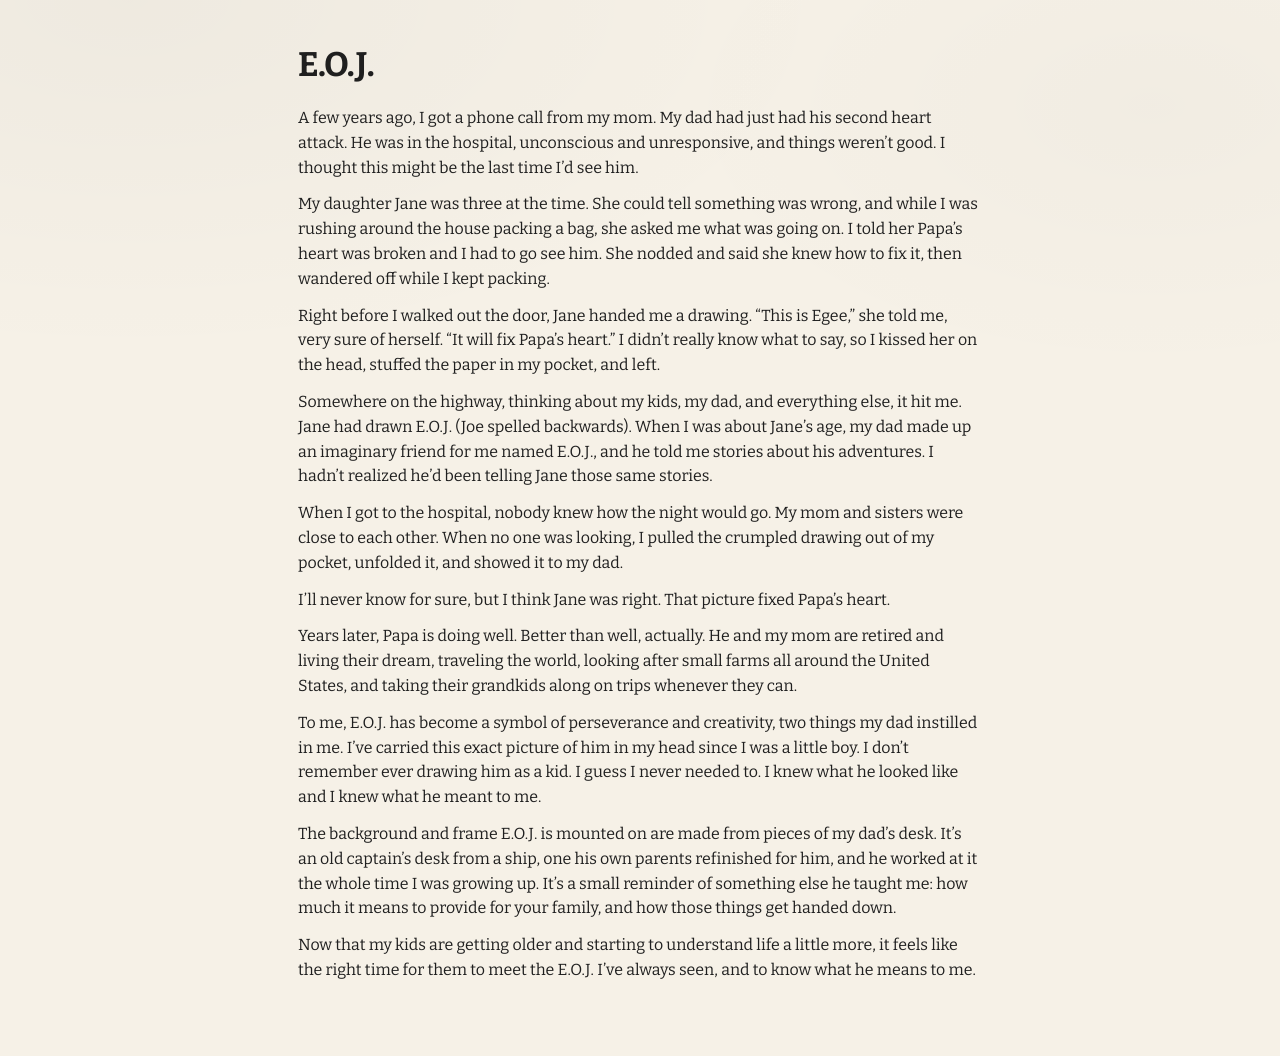
<file: eoj/index.html>
<!DOCTYPE html>
<html lang="en">
  <head>
    <meta charset="UTF-8" />
    <meta name="viewport" content="width=device-width, initial-scale=1" />
    <title>E.O.J.</title>

    <link rel="preconnect" href="https://fonts.googleapis.com" />
    <link rel="preconnect" href="https://fonts.gstatic.com" crossorigin />
    <link
      href="https://fonts.googleapis.com/css2?family=Bitter:ital,wght@0,300..900;1,300..900;1,300..900&display=swap"
      rel="stylesheet"
    />

    <link rel="stylesheet" href="../assets/style.css" />
  </head>

  <body>
    <main class="wrap">
      <header>
        <h1>E.O.J.</h1>
      </header>

      <section class="section">
        <p>
          A few years ago, I got a phone call from my mom. My dad had just had
          his second heart attack. He was in the hospital, unconscious and
          unresponsive, and things weren’t good. I thought this might be the
          last time I’d see him.
        </p>
        <p>
          My daughter Jane was three at the time. She could tell something was
          wrong, and while I was rushing around the house packing a bag, she
          asked me what was going on. I told her Papa’s heart was broken and I
          had to go see him. She nodded and said she knew how to fix it, then
          wandered off while I kept packing.
        </p>
        <p>
          Right before I walked out the door, Jane handed me a drawing. “This is
          Egee,” she told me, very sure of herself. “It will fix Papa’s heart.”
          I didn’t really know what to say, so I kissed her on the head, stuffed
          the paper in my pocket, and left.
        </p>
        <p>
          Somewhere on the highway, thinking about my kids, my dad, and
          everything else, it hit me. Jane had drawn E.O.J. (Joe spelled
          backwards). When I was about Jane’s age, my dad made up an imaginary
          friend for me named E.O.J., and he told me stories about his
          adventures. I hadn’t realized he’d been telling Jane those same
          stories.
        </p>
        <p>
          When I got to the hospital, nobody knew how the night would go. My
          mom and sisters were close to each other. When no one was looking, I
          pulled the crumpled drawing out of my pocket, unfolded it, and showed
          it to my dad.
        </p>
        <p>
          I’ll never know for sure, but I think Jane was right. That picture
          fixed Papa’s heart.
        </p>
        <p>
          Years later, Papa is doing well. Better than well, actually. He and my
          mom are retired and living their dream, traveling the world, looking
          after small farms all around the United States, and taking their
          grandkids along on trips whenever they can.
        </p>
        <p>
          To me, E.O.J. has become a symbol of perseverance and creativity, two
          things my dad instilled in me. I’ve carried this exact picture of him
          in my head since I was a little boy. I don’t remember ever drawing him
          as a kid. I guess I never needed to. I knew what he looked like and I
          knew what he meant to me.
        </p>
        <p>
          The background and frame E.O.J. is mounted on are made from pieces of
          my dad’s desk. It’s an old captain’s desk from a ship, one his own
          parents refinished for him, and he worked at it the whole time I was
          growing up. It’s a small reminder of something else he taught me: how
          much it means to provide for your family, and how those things get
          handed down.
        </p>
        <p>
          Now that my kids are getting older and starting to understand life a
          little more, it feels like the right time for them to meet the E.O.J.
          I’ve always seen, and to know what he means to me.
        </p>
      </section>
    </main>
  </body>
</html>
</file>
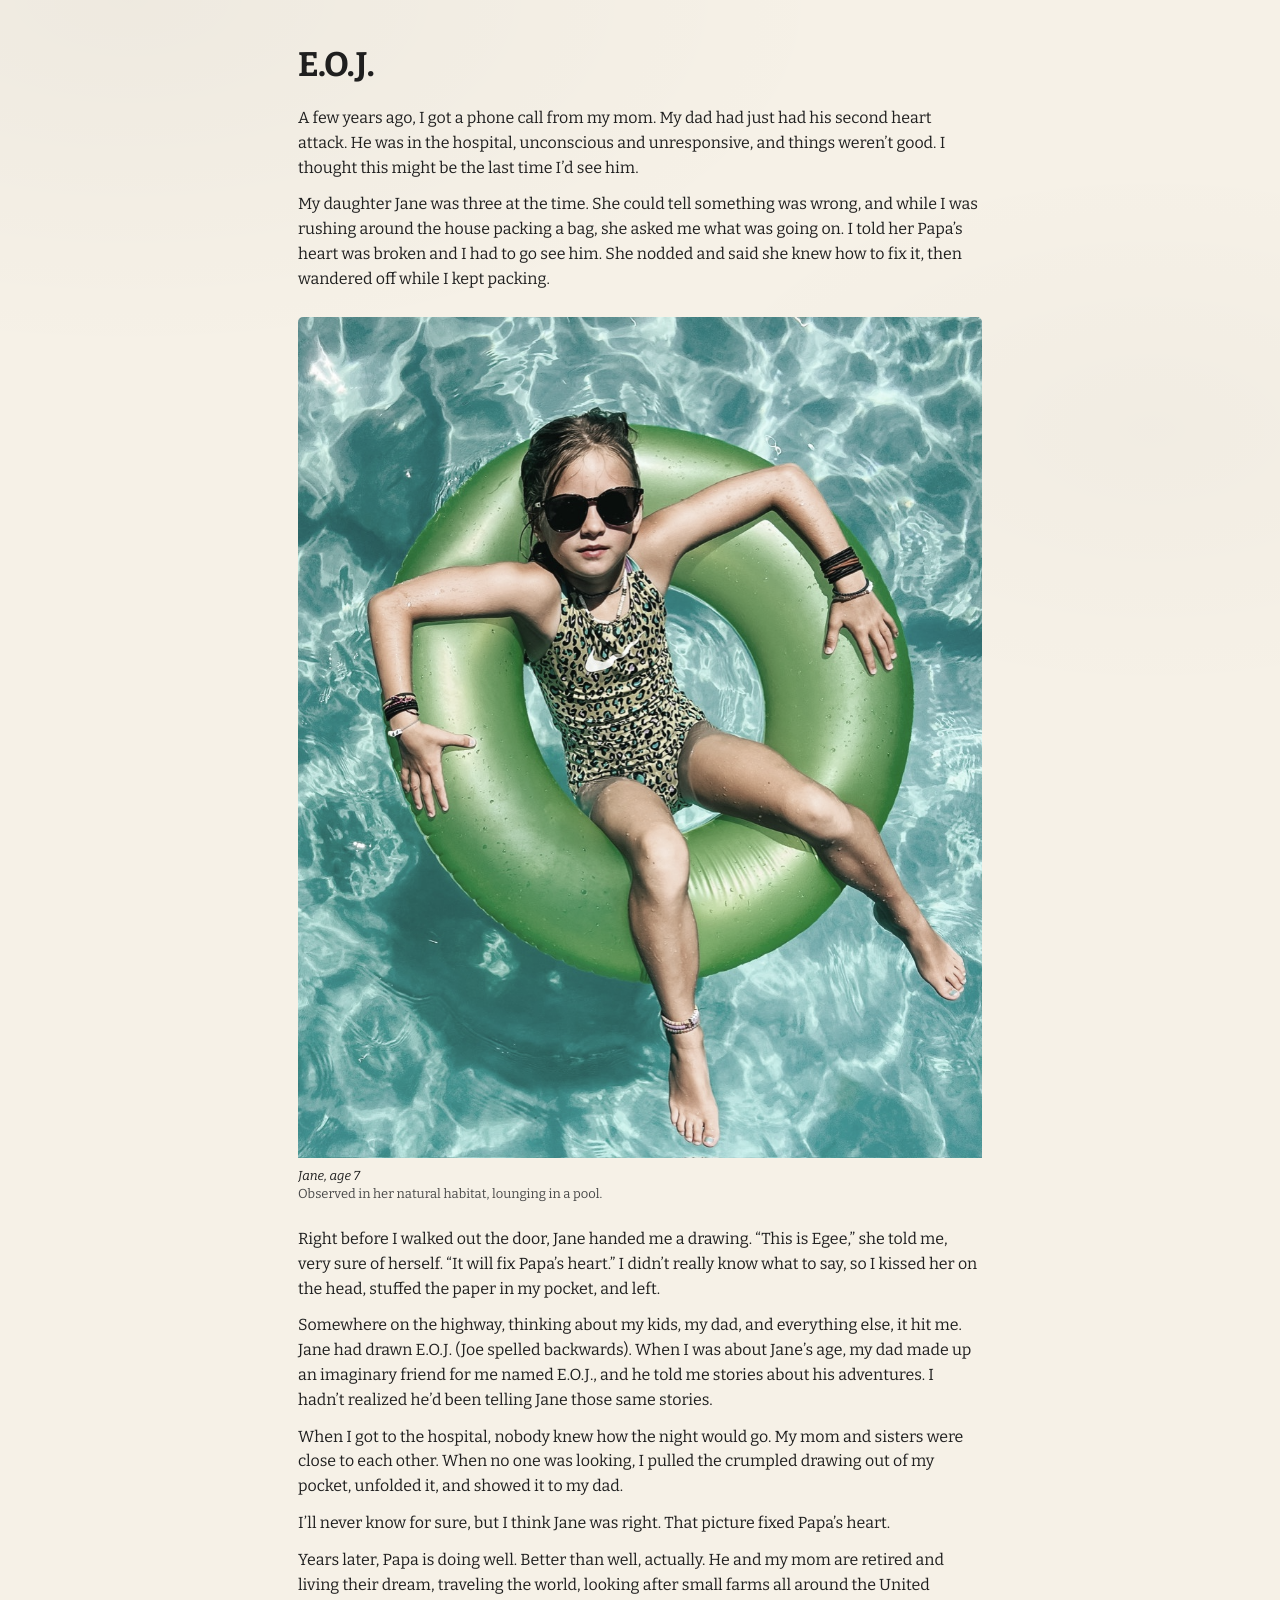
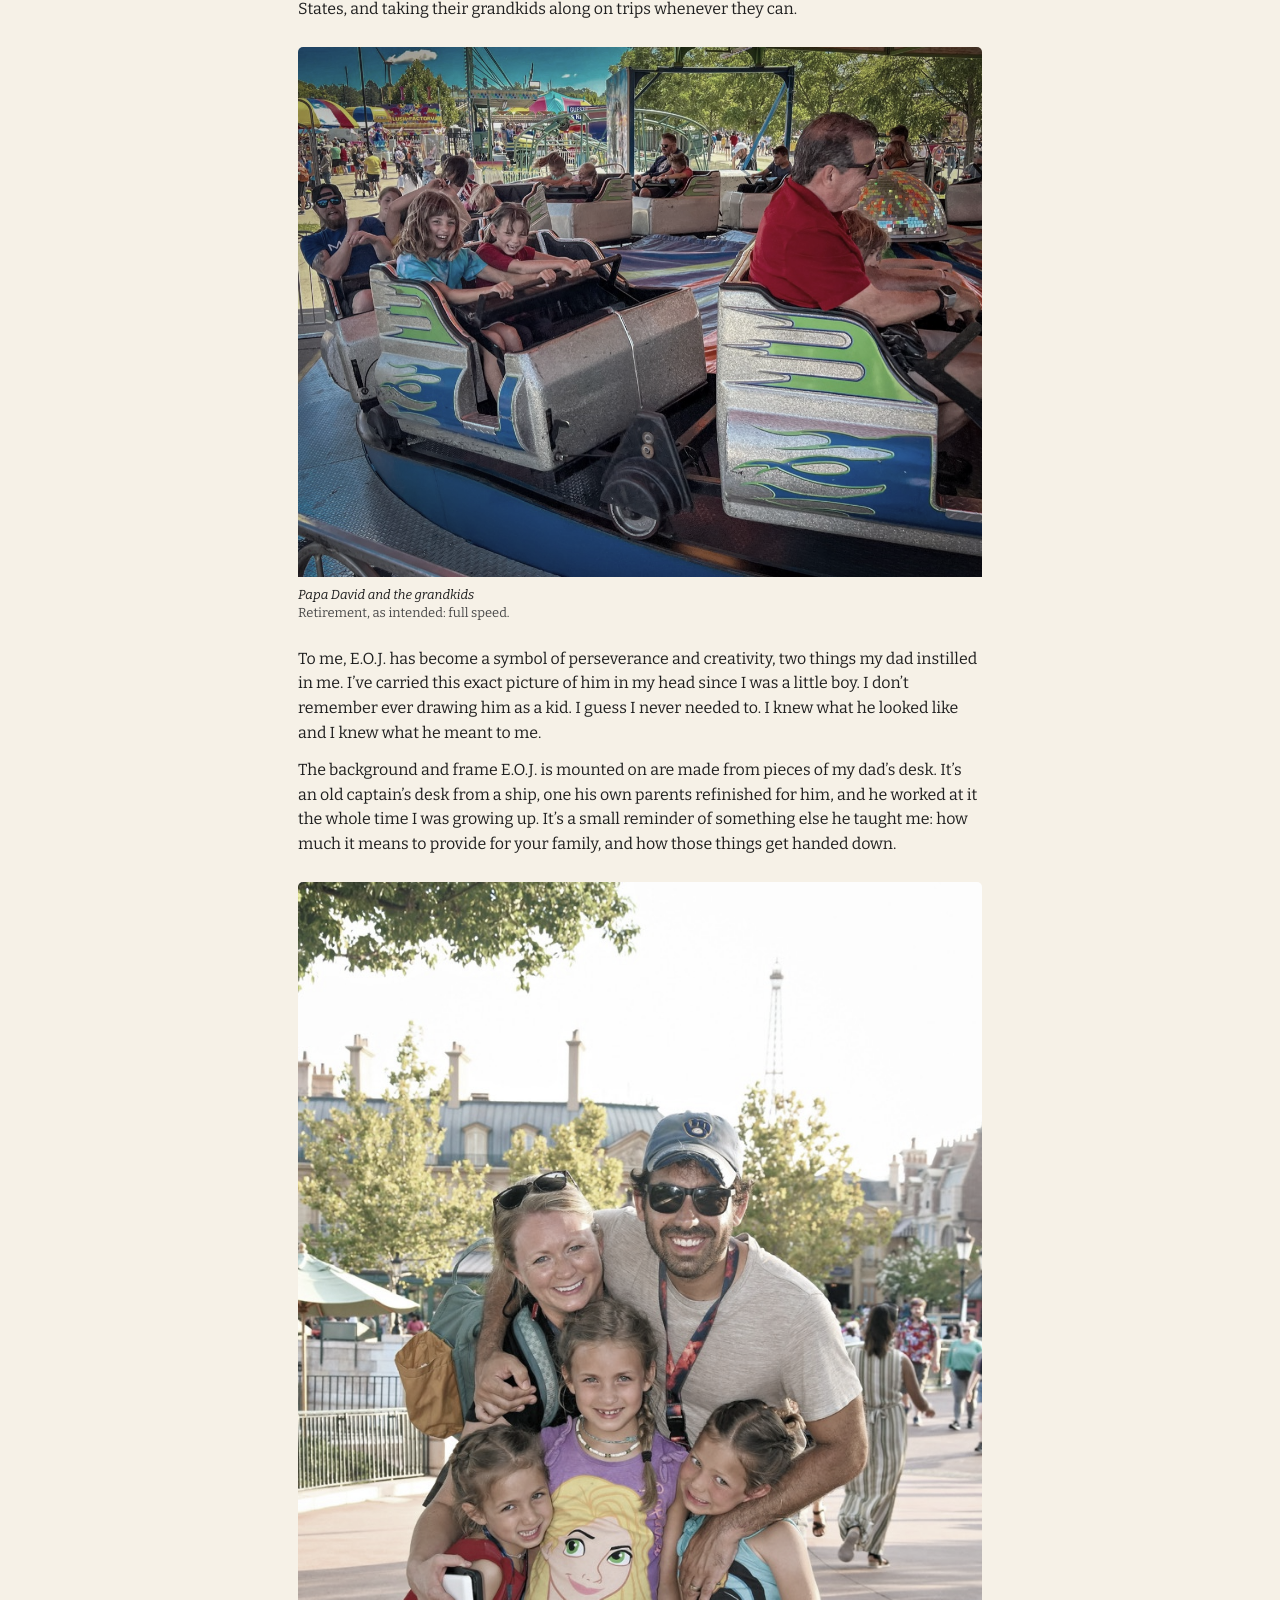
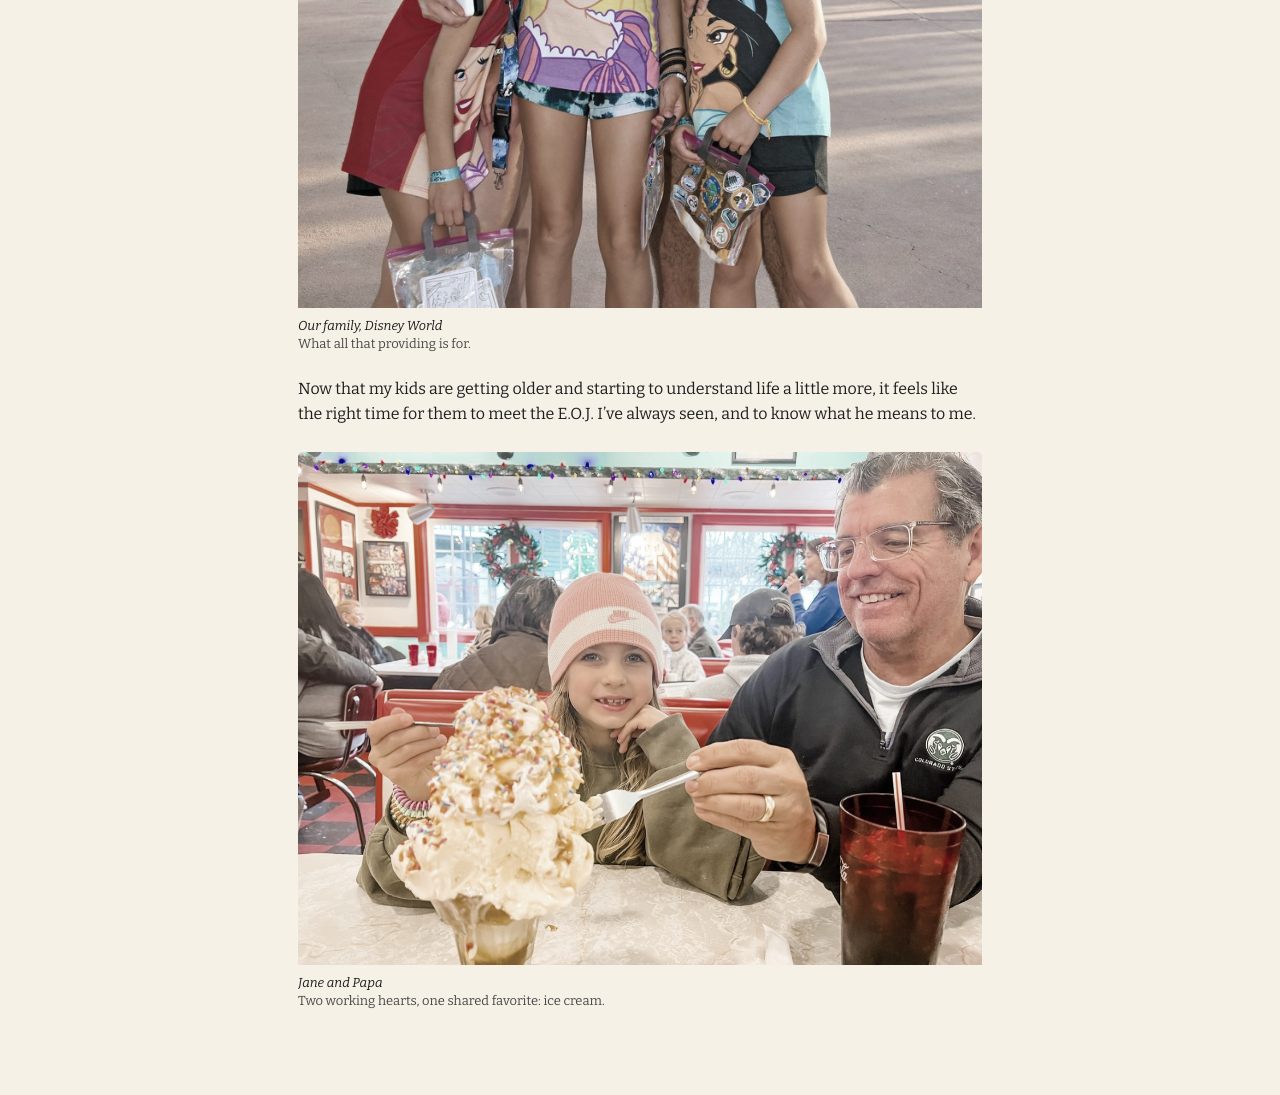
<file: EOJ/index.html>
<!doctype html>
<html lang="en">
  <head>
    <meta charset="UTF-8" />
    <meta name="viewport" content="width=device-width, initial-scale=1" />
    <title>E.O.J.</title>

    <link rel="preconnect" href="https://fonts.googleapis.com" />
    <link rel="preconnect" href="https://fonts.gstatic.com" crossorigin />
    <link
      href="https://fonts.googleapis.com/css2?family=Bitter:ital,wght@0,300..900;1,300..900&display=swap"
      rel="stylesheet"
    />

    <link rel="stylesheet" href="../assets/style.css" />
    <style>
      .section figure {
        margin: 24px 0;
      }
    </style>
  </head>

  <body>
    <main class="wrap">
      <header>
        <h1>E.O.J.</h1>
      </header>

      <section class="section">
        <p>
          A few years ago, I got a phone call from my mom. My dad had just had
          his second heart attack. He was in the hospital, unconscious and
          unresponsive, and things weren’t good. I thought this might be the
          last time I’d see him.
        </p>
        <p>
          My daughter Jane was three at the time. She could tell something was
          wrong, and while I was rushing around the house packing a bag, she
          asked me what was going on. I told her Papa’s heart was broken and I
          had to go see him. She nodded and said she knew how to fix it, then
          wandered off while I kept packing.
        </p>
        <figure>
          <img
            src="jane.jpg"
            class="media"
            alt="Jane lounging in a pool"
            width="976"
            height="1200"
            loading="lazy"
          />
          <figcaption>
            <span class="cap-title">Jane, age 7</span><br />
            Observed in her natural habitat, lounging in a pool.
          </figcaption>
        </figure>
        <p>
          Right before I walked out the door, Jane handed me a drawing. “This is
          Egee,” she told me, very sure of herself. “It will fix Papa’s heart.”
          I didn’t really know what to say, so I kissed her on the head, stuffed
          the paper in my pocket, and left.
        </p>
        <p>
          Somewhere on the highway, thinking about my kids, my dad, and
          everything else, it hit me. Jane had drawn E.O.J. (Joe spelled
          backwards). When I was about Jane’s age, my dad made up an imaginary
          friend for me named E.O.J., and he told me stories about his
          adventures. I hadn’t realized he’d been telling Jane those same
          stories.
        </p>
        <p>
          When I got to the hospital, nobody knew how the night would go. My mom
          and sisters were close to each other. When no one was looking, I
          pulled the crumpled drawing out of my pocket, unfolded it, and showed
          it to my dad.
        </p>
        <p>
          I’ll never know for sure, but I think Jane was right. That picture
          fixed Papa’s heart.
        </p>
        <p>
          Years later, Papa is doing well. Better than well, actually. He and my
          mom are retired and living their dream, traveling the world, looking
          after small farms all around the United States, and taking their
          grandkids along on trips whenever they can.
        </p>
        <figure>
          <img
            src="roller-coaster.jpg"
            class="media"
            alt="The kids and Papa David riding a roller coaster"
            width="1200"
            height="930"
            loading="lazy"
          />
          <figcaption>
            <span class="cap-title">Papa David and the grandkids</span><br />
            Retirement, as intended: full speed.
          </figcaption>
        </figure>
        <p>
          To me, E.O.J. has become a symbol of perseverance and creativity, two
          things my dad instilled in me. I’ve carried this exact picture of him
          in my head since I was a little boy. I don’t remember ever drawing him
          as a kid. I guess I never needed to. I knew what he looked like and I
          knew what he meant to me.
        </p>
        <p>
          The background and frame E.O.J. is mounted on are made from pieces of
          my dad’s desk. It’s an old captain’s desk from a ship, one his own
          parents refinished for him, and he worked at it the whole time I was
          growing up. It’s a small reminder of something else he taught me: how
          much it means to provide for your family, and how those things get
          handed down.
        </p>
        <figure>
          <img
            src="family.jpg"
            class="media"
            alt="Joe, his wife, and their kids at Disney World"
            width="800"
            height="1200"
            loading="lazy"
          />
          <figcaption>
            <span class="cap-title">Our family, Disney World</span><br />
            What all that providing is for.
          </figcaption>
        </figure>
        <p>
          Now that my kids are getting older and starting to understand life a
          little more, it feels like the right time for them to meet the E.O.J.
          I’ve always seen, and to know what he means to me.
        </p>
        <figure>
          <img
            src="jane_and_papa.jpg"
            class="media"
            alt="Jane and Papa eating ice cream"
            width="1200"
            height="900"
            loading="lazy"
          />
          <figcaption>
            <span class="cap-title">Jane and Papa</span><br />
            Two working hearts, one shared favorite: ice cream.
          </figcaption>
        </figure>
      </section>
    </main>
  </body>
</html>
</file>
<file: assets/style.css>
:root {
  --bg: #f6f1e7; /* warm paper */
  --ink: #1f1f1f; /* near-black */
  --muted: #4a4a4a; /* soft text */
  --rule: rgba(0, 0, 0, 0.12);
  --card: rgba(255, 255, 255, 0.35);
}

* {
  box-sizing: border-box;
}

body {
  margin: 0;
  font-family: "Bitter", serif;
  color: var(--ink);
  background: radial-gradient(
      1200px 600px at 10% 0%,
      rgba(0, 0, 0, 0.03),
      transparent 60%
    ),
    radial-gradient(
      900px 500px at 90% 10%,
      rgba(0, 0, 0, 0.02),
      transparent 55%
    ),
    var(--bg);
  line-height: 1.55;
  -webkit-font-smoothing: antialiased;
  text-rendering: geometricPrecision;
}

.wrap {
  max-width: 720px;
  margin: 0 auto;
  padding: 28px 18px 60px;
}

header {
  padding-top: 8px;
}

.kicker {
  font-size: 12px;
  letter-spacing: 0.08em;
  text-transform: uppercase;
  color: var(--muted);
}

h1 {
  margin: 10px 0 6px;
  font-size: 34px;
  letter-spacing: -0.02em;
  line-height: 1.15;
}

.latin {
  margin: 0 0 14px;
  font-size: 18px;
  color: var(--muted);
}

.meta {
  border-top: 1px solid var(--rule);
  border-bottom: 1px solid var(--rule);
  padding: 14px 0;
  margin: 18px 0 22px;
  font-size: 14px;
  color: var(--muted);
}

.meta strong {
  color: var(--ink);
  font-weight: 650;
}
.meta .row {
  margin: 6px 0;
}

.section {
  margin-top: 22px;
}

.section h2 {
  margin: 0 0 8px;
  font-size: 13px;
  letter-spacing: 0.09em;
  text-transform: uppercase;
}

p {
  margin: 0 0 12px;
  font-size: 16px;
}

.gallery {
  margin-top: 18px;
  display: grid;
  grid-template-columns: 1fr;
  gap: 12px;
}

figure {
  margin: 0;
  overflow: hidden;
  border-radius: 5px;
}

figcaption {
  margin-top: 10px;
  font-size: 13px;
  line-height: 1.4;
  color: var(--muted);
  max-width: 92%;
}

.cap-title {
  font-style: italic;
  color: var(--ink);
}

footer {
  margin-top: 30px;
  padding-top: 16px;
  border-top: 1px solid var(--rule);
  color: var(--muted);
  font-size: 13px;
}

@media (max-width: 420px) {
  h1 {
    font-size: 30px;
  }
  p {
    font-size: 16px;
  }
  .wrap {
    padding: 22px 16px 54px;
  }
}

@media (prefers-reduced-motion: reduce) {
  * {
    scroll-behavior: auto !important;
  }
}

.media {
  width: 100%;
  height: auto;
  display: block;
  background: transparent;
  filter: grayscale(0.5);
}

/* ---------- Translation notice (popover) ---------- */
.notice {
  width: min(460px, calc(100vw - 32px));
  max-height: calc(100vh - 32px);
  padding: 0;
  border: 1px solid var(--rule);
  border-radius: 5px;
  color: var(--ink);
  background: var(--bg);
  box-shadow: 0 24px 60px rgba(0, 0, 0, 0.25);
  font-family: "Bitter", serif;
}

.notice::backdrop {
  background: rgba(31, 31, 31, 0.55);
  backdrop-filter: blur(3px) grayscale(0.6);
}

.notice[open] {
  animation: notice-in 420ms cubic-bezier(0.2, 0.8, 0.2, 1);
}

@keyframes notice-in {
  from {
    opacity: 0;
    transform: translateY(8px) scale(0.98);
  }
}

.notice-inner {
  padding: 22px 22px 18px;
}

.notice .kicker {
  display: flex;
  justify-content: space-between;
  gap: 12px;
  padding-bottom: 10px;
  border-bottom: 1px solid var(--rule);
}

.notice h2 {
  margin: 14px 0 10px;
  font-size: 24px;
  letter-spacing: -0.01em;
  line-height: 1.2;
}

.notice p {
  font-size: 15px;
}

.notice .aside {
  color: var(--muted);
  font-style: italic;
}

.notice-foot {
  display: flex;
  align-items: center;
  justify-content: space-between;
  gap: 12px;
  margin-top: 16px;
  padding-top: 14px;
  border-top: 1px solid var(--rule);
  font-size: 12px;
  color: var(--muted);
  font-variant-numeric: tabular-nums;
}

.notice button {
  font: inherit;
  font-size: 12px;
  font-weight: 650;
  letter-spacing: 0.12em;
  text-transform: uppercase;
  color: var(--bg);
  background: var(--ink);
  border: 0;
  border-radius: 3px;
  padding: 10px 22px;
  cursor: pointer;
}

.notice button:hover {
  background: #000;
}

.notice button:focus-visible {
  outline: 2px solid var(--ink);
  outline-offset: 3px;
}

/* Decode effect: invisible final text reserves layout; glyphs overlay it */
.decode {
  position: relative;
  display: block;
}
.decode .ghost {
  visibility: hidden;
}
.decode .live {
  position: absolute;
  inset: 0;
  overflow: hidden;
}

@media (prefers-reduced-motion: reduce) {
  .notice[open] {
    animation: none;
  }
}
</file>
